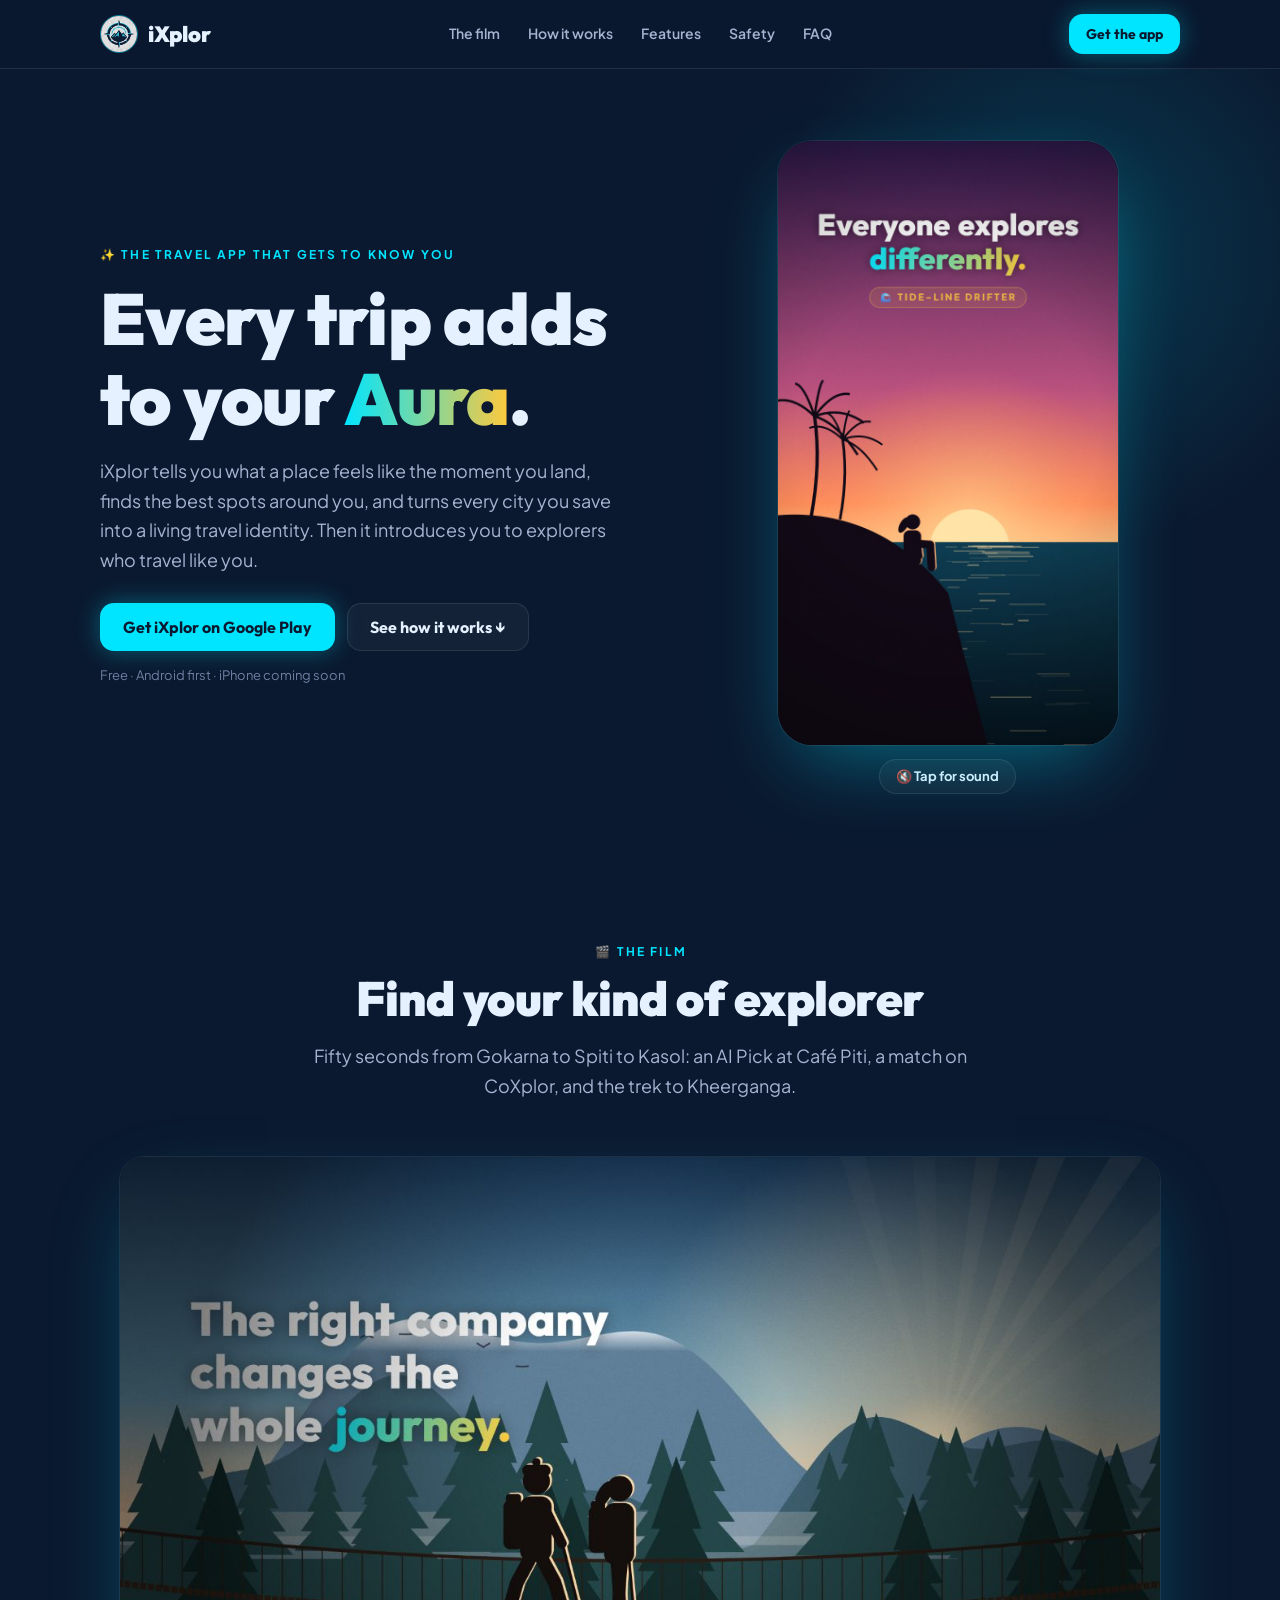
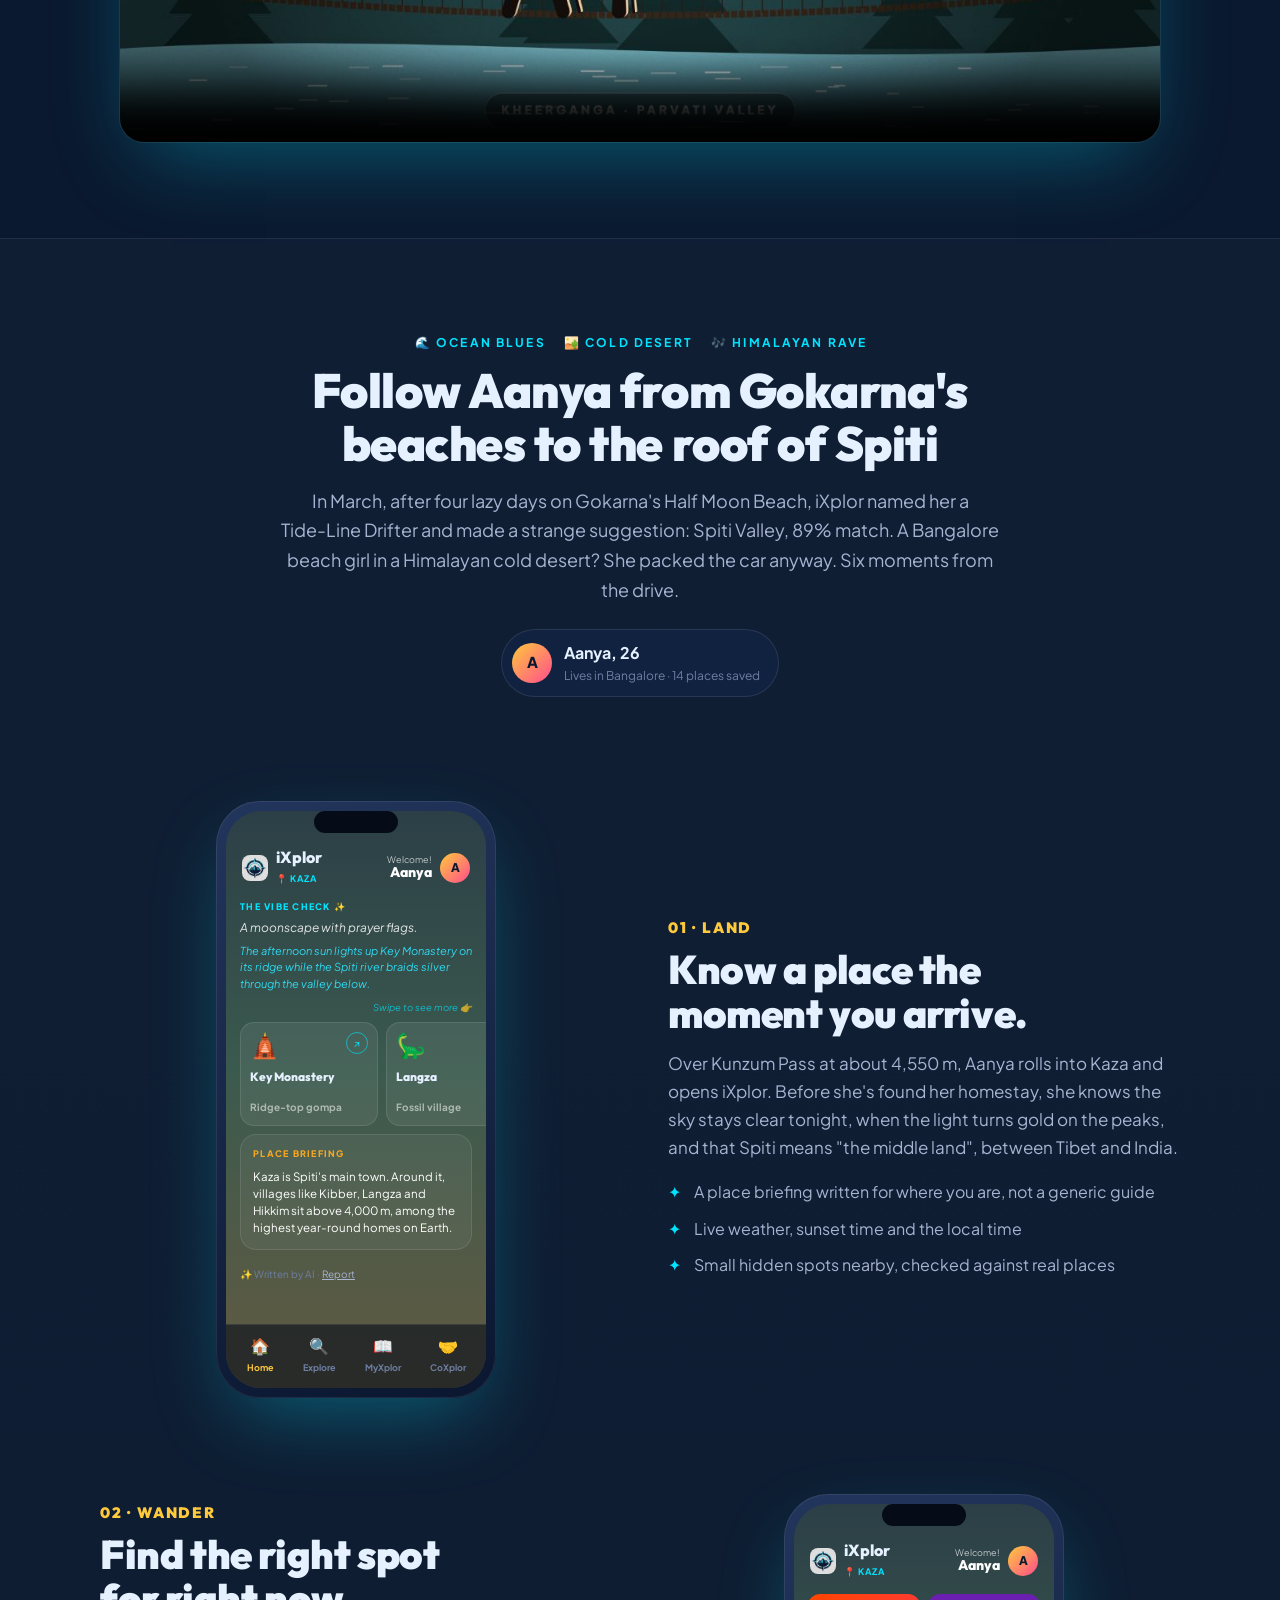
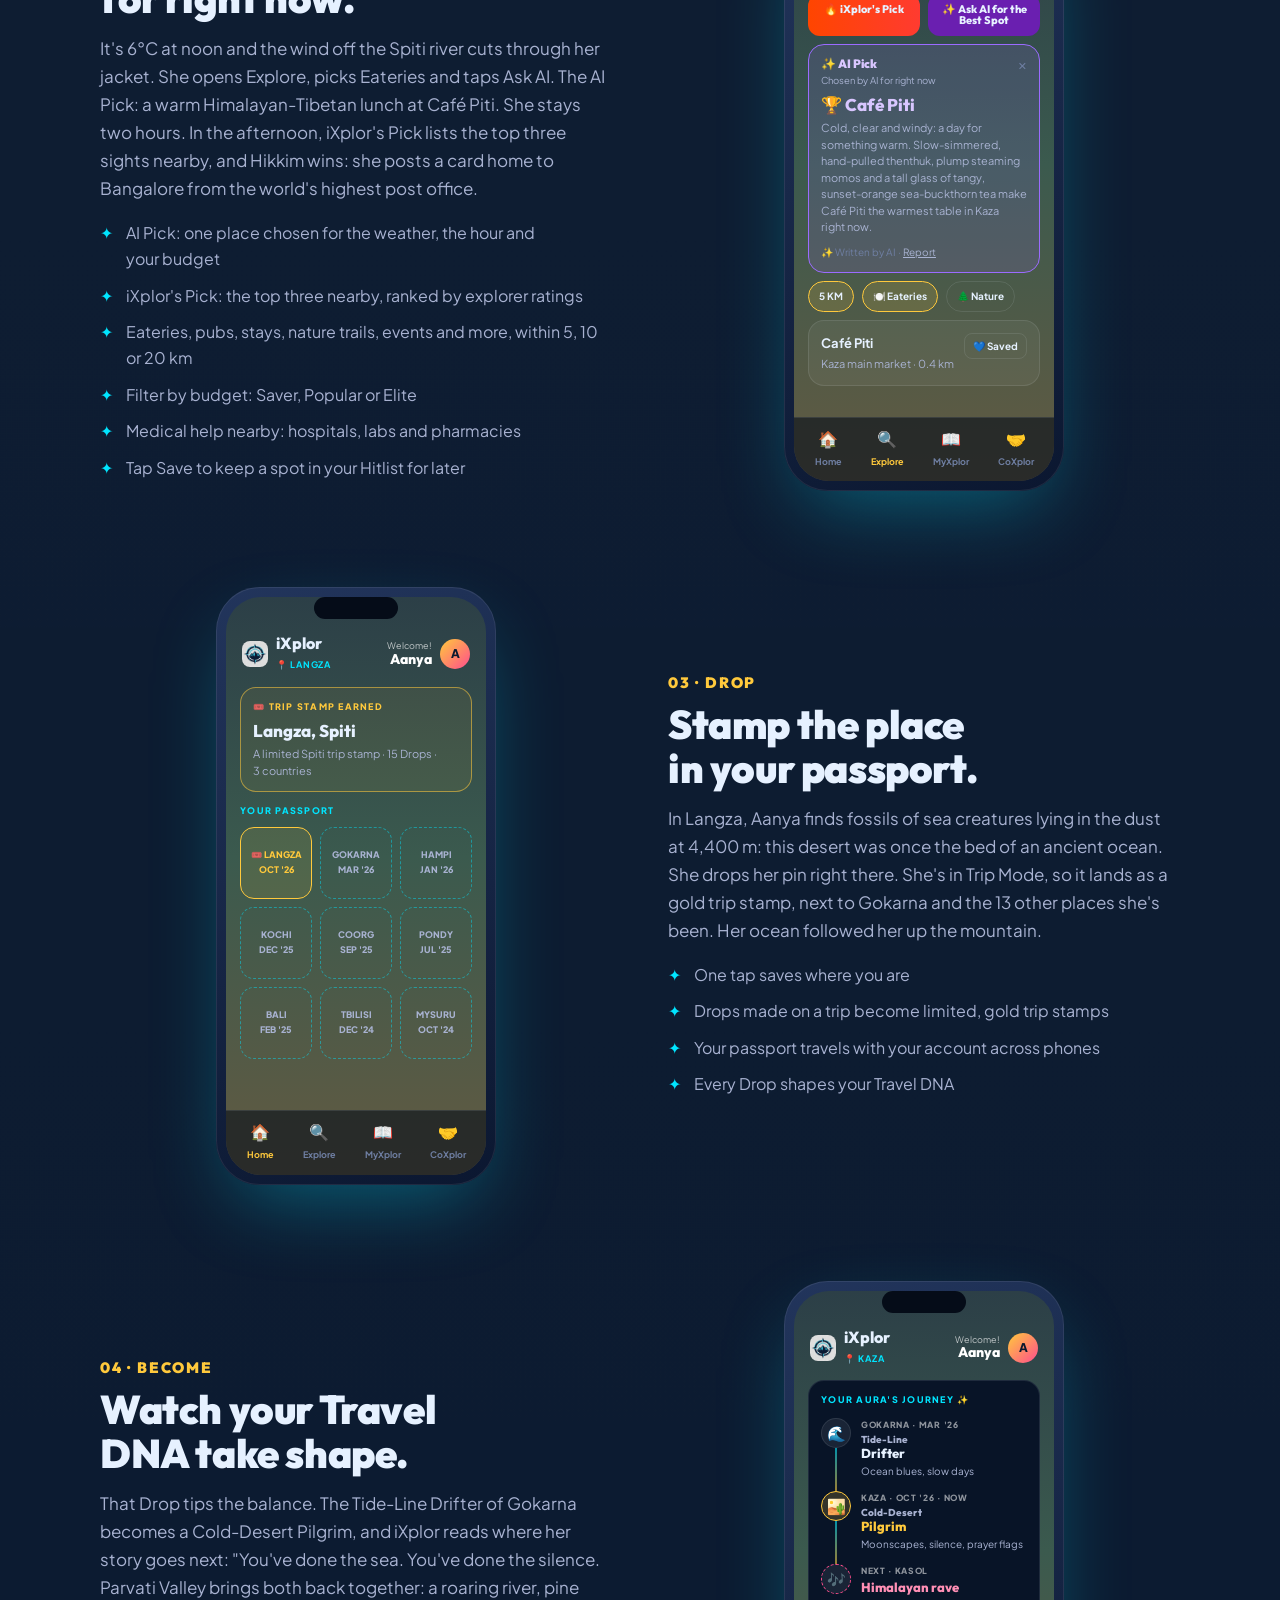
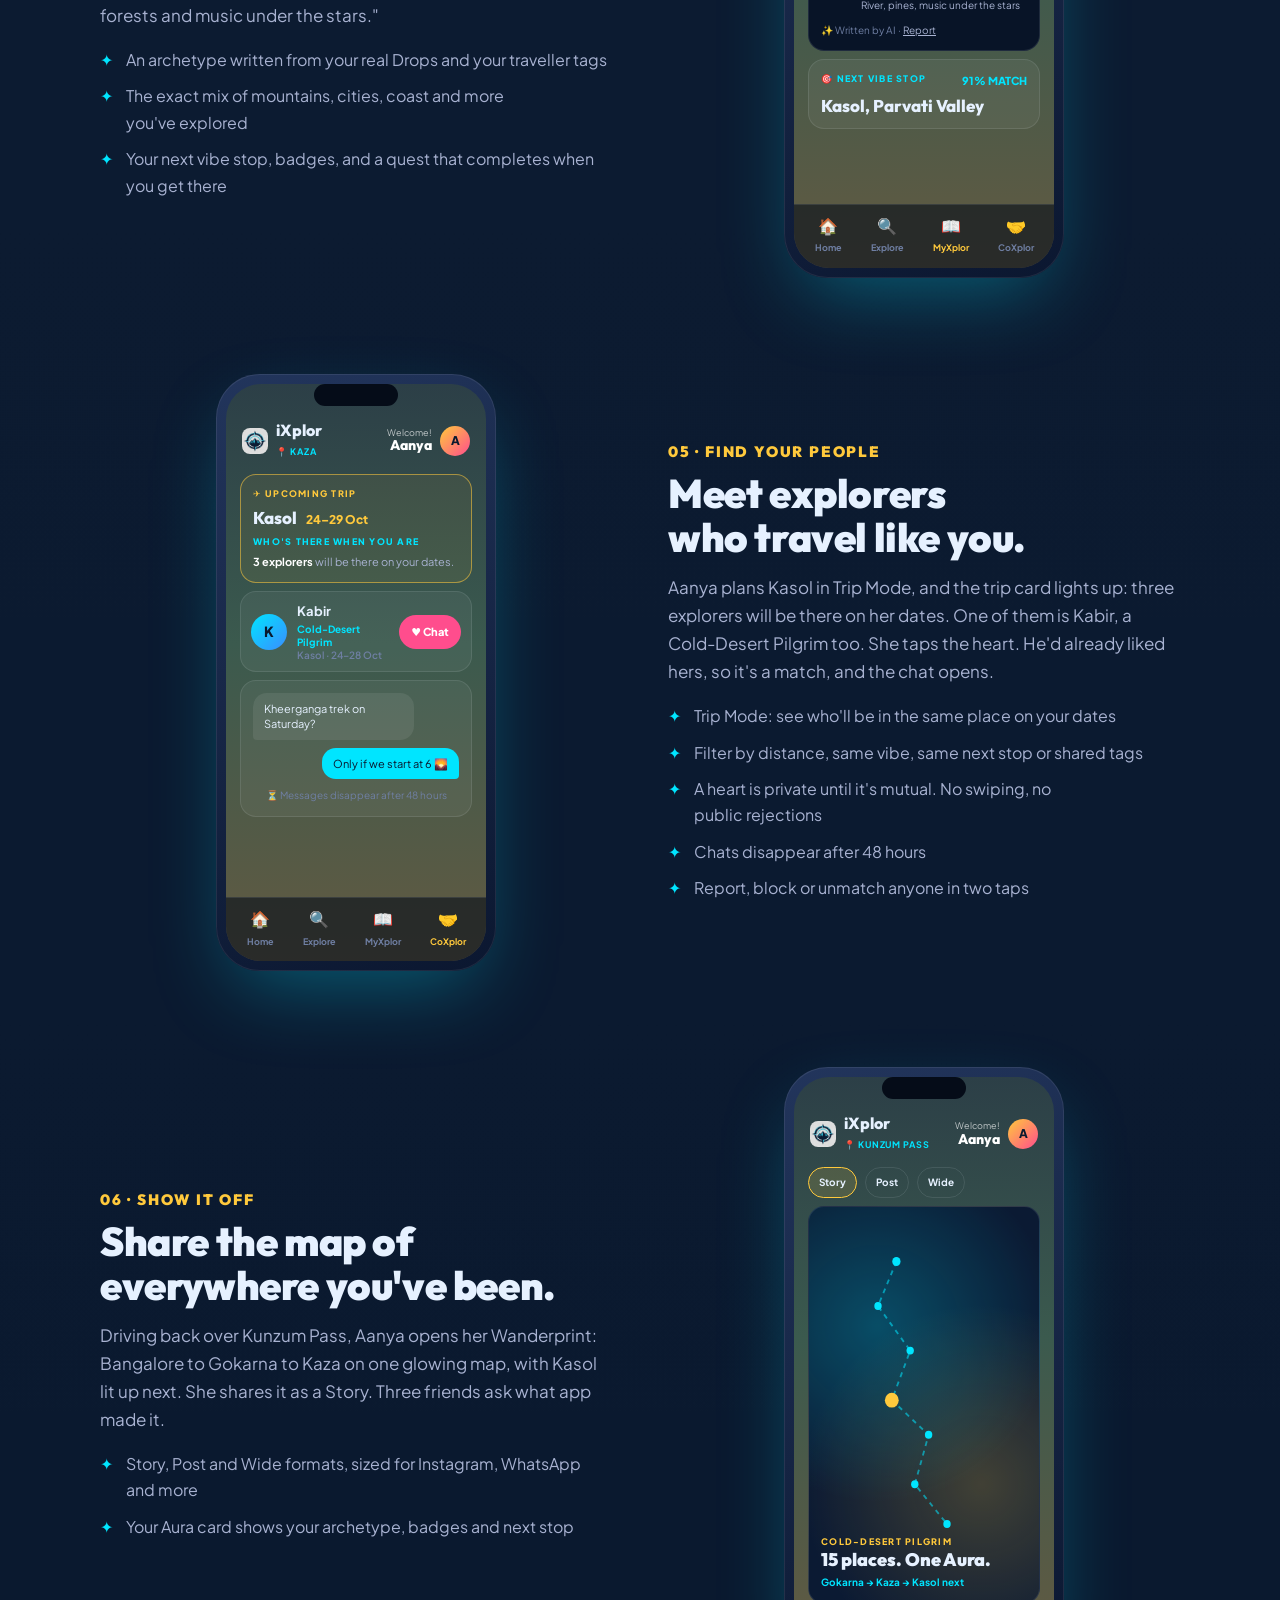
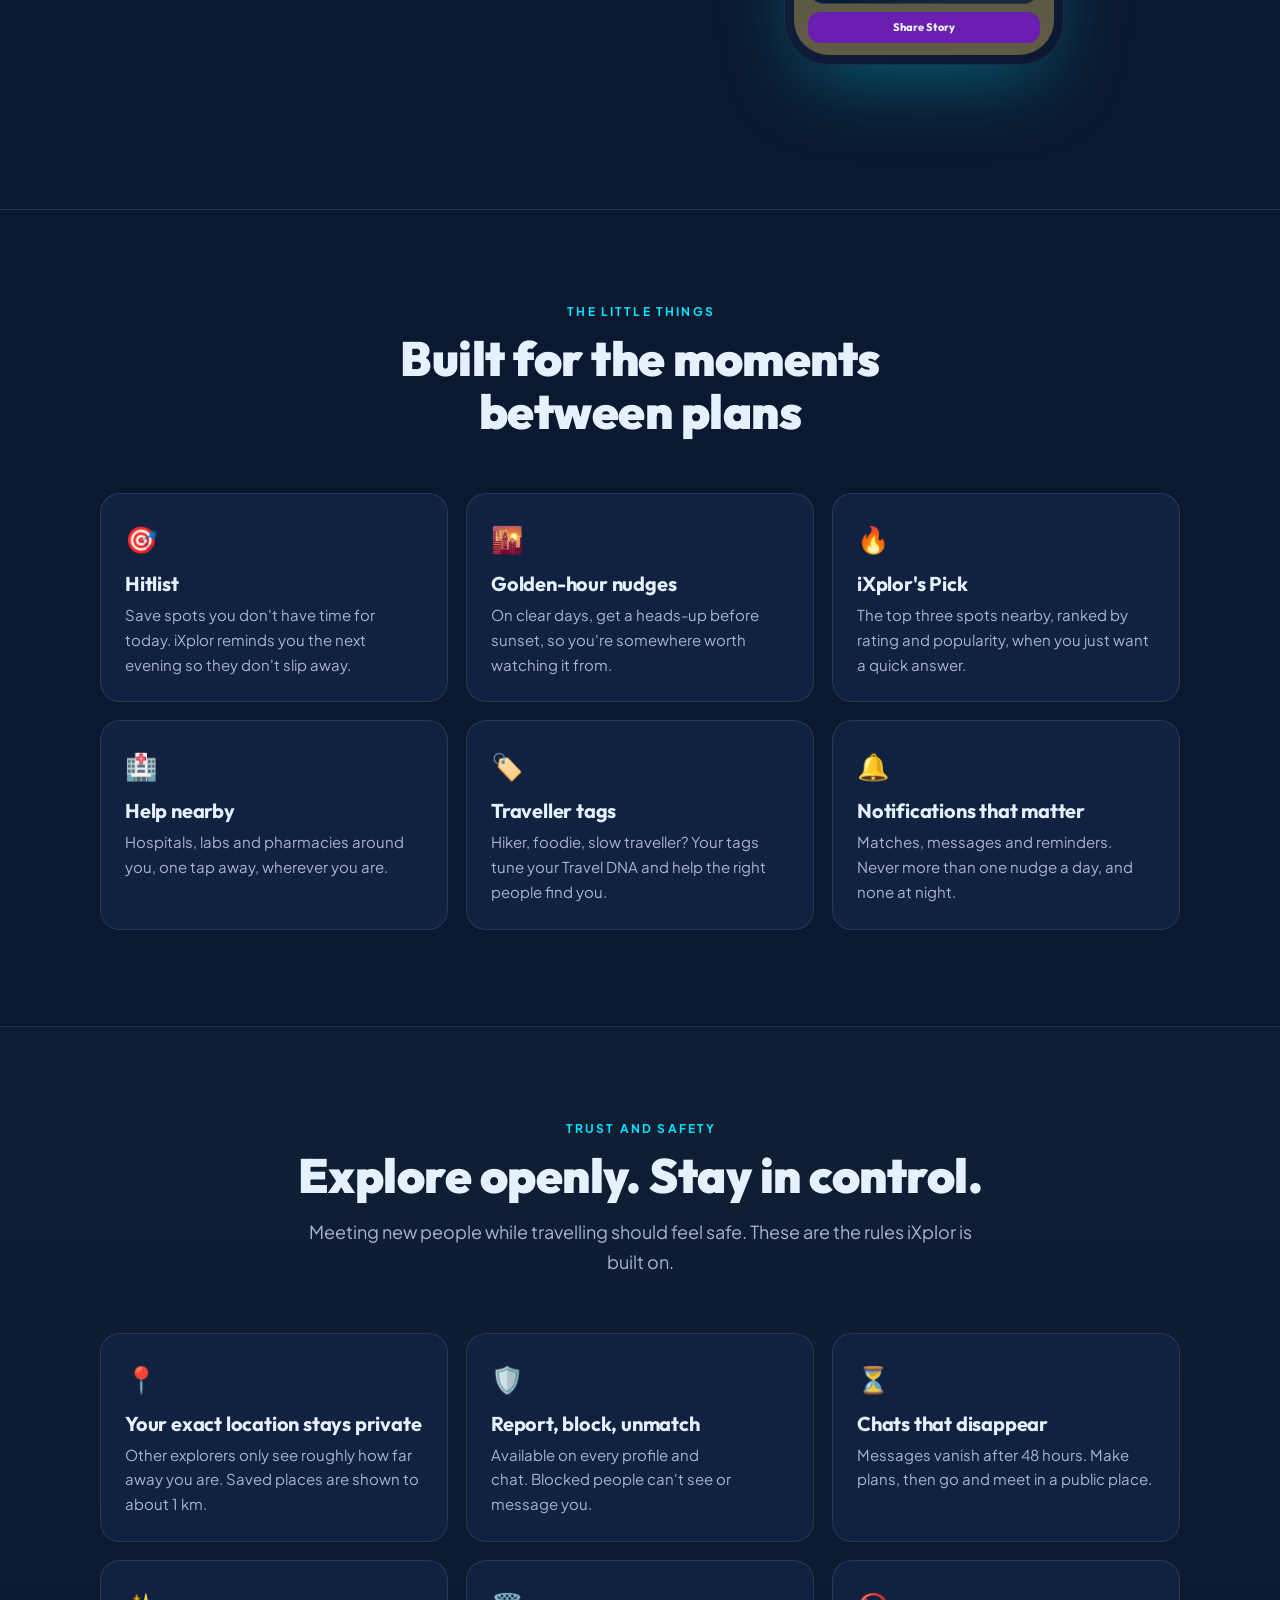
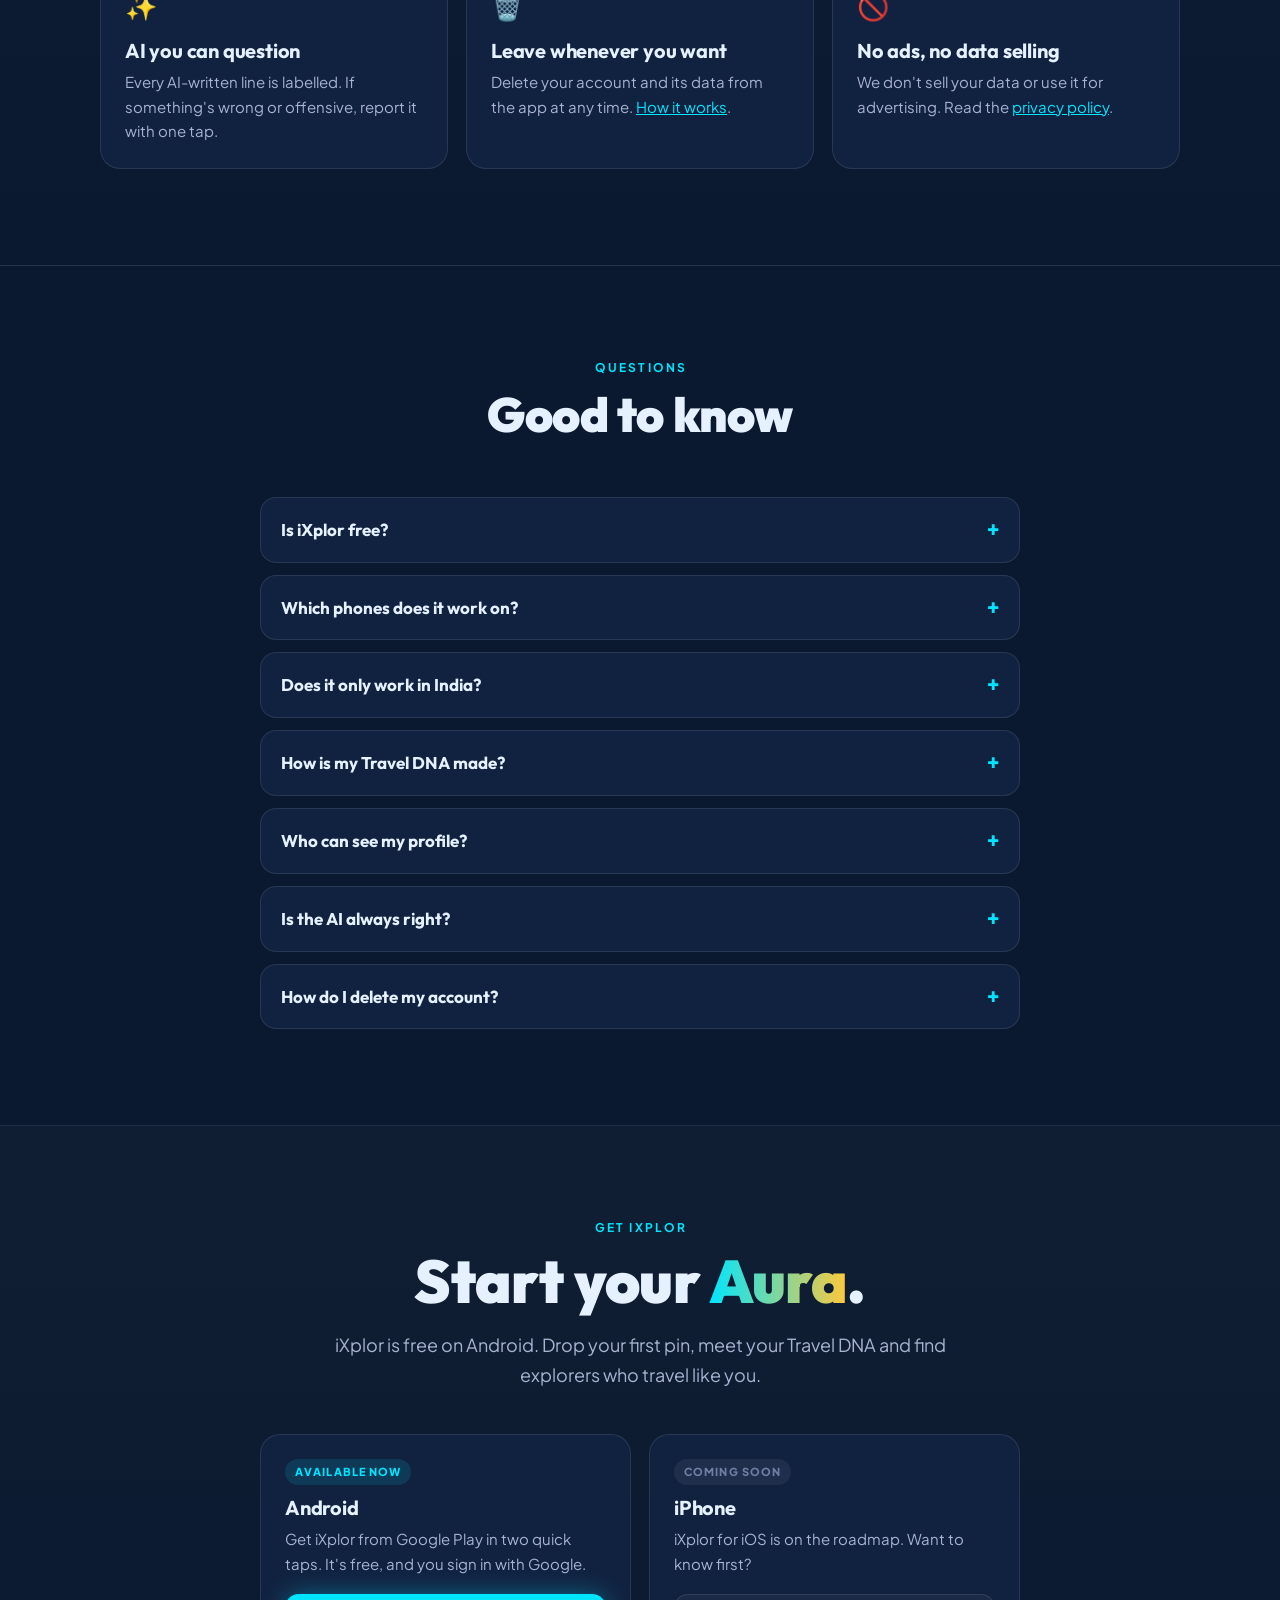
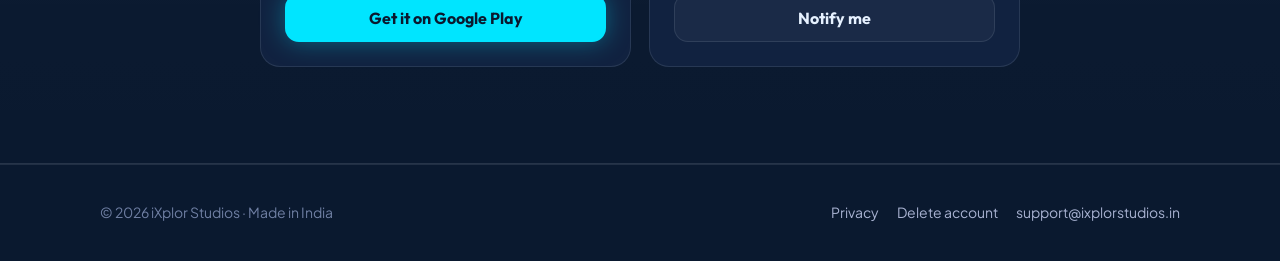
<file: index.html>
<!doctype html>
<html lang="en">
<head>
  <meta charset="utf-8">
  <meta name="viewport" content="width=device-width, initial-scale=1">
  <title>iXplor · Every trip adds to your Aura</title>
  <meta name="description" content="iXplor turns the places you go into a living travel identity, finds the best spots around you, and connects you with explorers who travel like you.">
  <meta property="og:title" content="iXplor · Every trip adds to your Aura">
  <meta property="og:description" content="Know a place the moment you land, build your Travel DNA, and meet explorers who travel like you.">
  <meta property="og:image" content="https://ixplorstudios.in/assets/og-image.jpg">
  <meta name="theme-color" content="#0A192F">
  <link rel="icon" type="image/png" sizes="32x32" href="assets/favicon-32.png">
  <link rel="apple-touch-icon" href="assets/apple-touch-icon.png">
  <link rel="preload" as="image" href="assets/logo-128.webp" type="image/webp">
  <link rel="preconnect" href="https://fonts.googleapis.com">
  <link rel="preconnect" href="https://fonts.gstatic.com" crossorigin>
  <link href="https://fonts.googleapis.com/css2?family=Outfit:wght@700;800;900&family=Plus+Jakarta+Sans:wght@400;600;700&display=swap" rel="stylesheet">
  <link rel="stylesheet" href="styles.css">
</head>
<body>

  <header class="nav">
    <div class="wrap">
      <a class="brand" href="#top"><img src="assets/logo-128.webp" alt="" width="38" height="38" fetchpriority="high"><span>iXplor</span></a>
      <nav class="nav-links" aria-label="Sections">
        <a href="#film">The film</a>
        <a href="#story">How it works</a>
        <a href="#features">Features</a>
        <a href="#safety">Safety</a>
        <a href="#faq">FAQ</a>
      </nav>
      <a class="btn btn-primary" href="#download">Get the app</a>
    </div>
  </header>

  <main id="top">

    <!-- HERO -->
    <section class="hero">
      <div class="wrap">
        <div>
          <div class="eyebrow">✨ The travel app that gets to know you</div>
          <h1>Every trip adds to your <span class="grad">Aura</span>.</h1>
          <p class="lead">iXplor tells you what a place feels like the moment you land, finds the best spots around you, and turns every city you save into a living travel identity. Then it introduces you to explorers who travel like you.</p>
          <div class="hero-ctas">
            <a class="btn btn-primary" href="join.html">Get iXplor on Google Play</a>
            <a class="btn btn-ghost" href="#story">See how it works ↓</a>
          </div>
          <p class="hero-note">Free · Android first · iPhone coming soon</p>
        </div>

        <div class="hero-media">
          <div class="hero-film">
            <video autoplay muted loop playsinline preload="metadata" poster="assets/film/ixplor-film-9x16-poster.jpg"
                   aria-label="iXplor film: Aanya travels from Gokarna to Spiti and Kasol, finds Café Piti with the AI Pick, matches with a fellow explorer on CoXplor, and treks to Kheerganga">
              <source src="assets/film/ixplor-film-9x16.mp4" type="video/mp4">
            </video>
          </div>
          <button class="film-sound" type="button" aria-pressed="false">🔇 Tap for sound</button>
        </div>
      </div>
    </section>

    <!-- FILM (16:9, larger screens) -->
    <section class="section film" id="film">
      <div class="wrap">
        <div class="section-head reveal">
          <div class="eyebrow">🎬 The film</div>
          <h2>Find your kind of explorer</h2>
          <p class="lead">Fifty seconds from Gokarna to Spiti to Kasol: an AI Pick at Café Piti, a match on CoXplor, and the trek to Kheerganga.</p>
        </div>
        <div class="film-frame reveal">
          <video controls playsinline preload="none" poster="assets/film/ixplor-film-16x9-poster.jpg">
            <source src="assets/film/ixplor-film-16x9.mp4" type="video/mp4">
          </video>
        </div>
      </div>
    </section>

    <!-- STORY -->
    <section class="section band" id="story">
      <div class="wrap">
        <div class="section-head reveal">
          <div class="eyebrow eyebrow-trail"><span>🌊 Ocean blues</span><span>🏜️ Cold desert</span><span>🎶 Himalayan rave</span></div>
          <h2>Follow Aanya from Gokarna's beaches to the roof of Spiti</h2>
          <p class="lead">In March, after four lazy days on Gokarna's Half Moon Beach, iXplor named her a <span class="nw">Tide-Line</span> Drifter and made a strange suggestion: Spiti Valley, 89% match. A Bangalore beach girl in a Himalayan cold desert? She packed the car anyway. Six moments from the drive.</p>
          <div class="persona"><div class="ui-avatar">A</div><div><b>Aanya, 26</b><small>Lives in Bangalore · 14 places saved</small></div></div>
        </div>

        <!-- 1. LAND -->
        <article class="chapter reveal">
          <div class="chapter-copy">
            <div class="chapter-num">01 · LAND</div>
            <h3>Know a place the moment you arrive.</h3>
            <p class="lead">Over Kunzum Pass at about 4,550 m, Aanya rolls into Kaza and opens iXplor. Before she's found her homestay, she knows the sky stays clear tonight, when the light turns gold on the peaks, and that Spiti means "the middle land", between Tibet and India.</p>
            <ul>
              <li>A place briefing written for where you are, not a generic guide</li>
              <li>Live weather, sunset time and the local time</li>
              <li>Small hidden spots nearby, checked against real places</li>
            </ul>
          </div>
          <div class="phone" aria-hidden="true">
            <div class="notch"></div>
            <div class="screen">
              <div class="ui-top"><div class="ui-logo"><i></i><div><b>iXplor</b><small>📍 KAZA</small></div></div><div class="ui-hello"><span>Welcome!<b>Aanya</b></span><div class="ui-avatar">A</div></div></div>
              <div class="ui-body">
                <div class="ui-vibe">
                  <div class="ui-label">The Vibe Check ✨</div>
                  <p class="ui-vibe-sum">A moonscape with prayer flags.</p>
                  <p class="ui-story">The afternoon sun lights up Key Monastery on its ridge while the Spiti river braids silver through the valley below.</p>
                  <div class="ui-swipe">Swipe to see more 👉</div>
                  <div class="ui-carousel">
                    <div class="ui-spot"><div class="ui-spot-top"><em>🛕</em><span>↗</span></div><b>Key Monastery</b><small><span class="nw">Ridge-top</span> gompa</small></div>
                    <div class="ui-spot"><div class="ui-spot-top"><em>🦕</em><span>↗</span></div><b>Langza</b><small>Fossil village</small></div>
                  </div>
                </div>
                <div class="ui-card">
                  <div class="ui-label gold">Place briefing</div>
                  <p class="ui-brief">Kaza is Spiti's main town. Around it, villages like Kibber, Langza and Hikkim sit above 4,000 m, among the highest <span class="nw">year-round</span> homes on Earth.</p>
                </div>
                <div class="ui-ai">✨ Written by AI · <u>Report</u></div>
              </div>
              <div class="ui-tabs"><span class="on" data-i="🏠">Home</span><span data-i="🔍">Explore</span><span data-i="📖">MyXplor</span><span data-i="🤝">CoXplor</span></div>
            </div>
          </div>
        </article>

        <!-- 2. WANDER -->
        <article class="chapter reveal">
          <div class="chapter-copy">
            <div class="chapter-num">02 · WANDER</div>
            <h3>Find the right spot for right now.</h3>
            <p class="lead">It's 6°C at noon and the wind off the Spiti river cuts through her jacket. She opens Explore, picks Eateries and taps Ask AI. The AI Pick: a warm <span class="nw">Himalayan-Tibetan</span> lunch at Café Piti. She stays two hours. In the afternoon, iXplor's Pick lists the top three sights nearby, and Hikkim wins: she posts a card home to Bangalore from the world's highest post office.</p>
            <ul>
              <li>AI Pick: one place chosen for the weather, the hour and your budget</li>
              <li>iXplor's Pick: the top three nearby, ranked by explorer ratings</li>
              <li>Eateries, pubs, stays, nature trails, events and more, within 5, 10 or 20 km</li>
              <li>Filter by budget: Saver, Popular or Elite</li>
              <li>Medical help nearby: hospitals, labs and pharmacies</li>
              <li>Tap Save to keep a spot in your Hitlist for later</li>
            </ul>
          </div>
          <div class="phone" aria-hidden="true">
            <div class="notch"></div>
            <div class="screen">
              <div class="ui-top"><div class="ui-logo"><i></i><div><b>iXplor</b><small>📍 KAZA</small></div></div><div class="ui-hello"><span>Welcome!<b>Aanya</b></span><div class="ui-avatar">A</div></div></div>
              <div class="ui-body">
                <div class="ui-btns"><span class="orange">🔥 iXplor's Pick</span><span class="purple">✨ Ask AI for the Best Spot</span></div>
                <div class="ui-card ui-pick">
                  <div class="ui-pick-head"><div><b>✨ AI Pick</b><small>Chosen by AI for right now</small></div><span>✕</span></div>
                  <div class="ui-title">🏆 Café Piti</div>
                  <p class="ui-text">Cold, clear and windy: a day for something warm. <span class="nw">Slow-simmered</span>, <span class="nw">hand-pulled</span> thenthuk, plump steaming momos and a tall glass of tangy, <span class="nw">sunset-orange</span> <span class="nw">sea-buckthorn</span> tea make Café Piti the warmest table in Kaza right now.</p>
                  <div class="ui-ai">✨ Written by AI · <u>Report</u></div>
                </div>
                <div class="ui-row"><span class="ui-chip on">5 KM</span><span class="ui-chip on">🍽️ Eateries</span><span class="ui-chip">🌲 Nature</span></div>
                <div class="ui-card ui-place"><div><b>Café Piti</b><div class="ui-text" style="margin-top:2px">Kaza main market · 0.4 km</div></div><span class="ui-save">💙 Saved</span></div>
              </div>
              <div class="ui-tabs"><span data-i="🏠">Home</span><span class="on" data-i="🔍">Explore</span><span data-i="📖">MyXplor</span><span data-i="🤝">CoXplor</span></div>
            </div>
          </div>
        </article>

        <!-- 3. DROP -->
        <article class="chapter reveal">
          <div class="chapter-copy">
            <div class="chapter-num">03 · DROP</div>
            <h3>Stamp the place in your passport.</h3>
            <p class="lead">In Langza, Aanya finds fossils of sea creatures lying in the dust at 4,400 m: this desert was once the bed of an ancient ocean. She drops her pin right there. She's in Trip Mode, so it lands as a gold trip stamp, next to Gokarna and the 13 other places she's been. Her ocean followed her up the mountain.</p>
            <ul>
              <li>One tap saves where you are</li>
              <li>Drops made on a trip become limited, gold trip stamps</li>
              <li>Your passport travels with your account across phones</li>
              <li>Every Drop shapes your Travel DNA</li>
            </ul>
          </div>
          <div class="phone" aria-hidden="true">
            <div class="notch"></div>
            <div class="screen">
              <div class="ui-top"><div class="ui-logo"><i></i><div><b>iXplor</b><small>📍 LANGZA</small></div></div><div class="ui-hello"><span>Welcome!<b>Aanya</b></span><div class="ui-avatar">A</div></div></div>
              <div class="ui-body">
                <div class="ui-card ui-trip">
                  <div class="ui-label">🎟️ Trip stamp earned</div>
                  <div class="ui-title">Langza, Spiti</div>
                  <p class="ui-text">A limited Spiti trip stamp · 15 Drops · 3 countries</p>
                </div>
                <div class="ui-label" style="margin-top:4px">Your passport</div>
                <div class="ui-stamp">
                  <span class="new">🎟️ LANGZA<br>OCT '26</span>
                  <span>GOKARNA<br>MAR '26</span>
                  <span>HAMPI<br>JAN '26</span>
                  <span>KOCHI<br>DEC '25</span>
                  <span>COORG<br>SEP '25</span>
                  <span>PONDY<br>JUL '25</span>
                  <span>BALI<br>FEB '25</span>
                  <span>TBILISI<br>DEC '24</span>
                  <span>MYSURU<br>OCT '24</span>
                </div>
              </div>
              <div class="ui-tabs"><span class="on" data-i="🏠">Home</span><span data-i="🔍">Explore</span><span data-i="📖">MyXplor</span><span data-i="🤝">CoXplor</span></div>
            </div>
          </div>
        </article>

        <!-- 4. BECOME -->
        <article class="chapter reveal">
          <div class="chapter-copy">
            <div class="chapter-num">04 · BECOME</div>
            <h3>Watch your Travel DNA take shape.</h3>
            <p class="lead">That Drop tips the balance. The <span class="nw">Tide-Line</span> Drifter of Gokarna becomes a <span class="nw">Cold-Desert</span> Pilgrim, and iXplor reads where her story goes next: "You've done the sea. You've done the silence. Parvati Valley brings both back together: a roaring river, pine forests and music under the stars."</p>
            <ul>
              <li>An archetype written from your real Drops and your traveller tags</li>
              <li>The exact mix of mountains, cities, coast and more you've explored</li>
              <li>Your next vibe stop, badges, and a quest that completes when you get there</li>
            </ul>
          </div>
          <div class="phone" aria-hidden="true">
            <div class="notch"></div>
            <div class="screen">
              <div class="ui-top"><div class="ui-logo"><i></i><div><b>iXplor</b><small>📍 KAZA</small></div></div><div class="ui-hello"><span>Welcome!<b>Aanya</b></span><div class="ui-avatar">A</div></div></div>
              <div class="ui-body">
                <div class="ui-card" style="background:#081427">
                  <div class="ui-label">Your Aura's journey ✨</div>
                  <div class="ui-arc">
                    <div class="ui-arc-step"><em>🌊</em><div><small>Gokarna · Mar '26</small><b><span class="nw">Tide-Line</span> Drifter</b><span>Ocean blues, slow days</span></div></div>
                    <div class="ui-arc-step now"><em>🏜️</em><div><small>Kaza · Oct '26 · now</small><b><span class="nw">Cold-Desert</span> Pilgrim</b><span>Moonscapes, silence, prayer flags</span></div></div>
                    <div class="ui-arc-step next"><em>🎶</em><div><small>Next · Kasol</small><b>Himalayan rave</b><span>River, pines, music under the stars</span></div></div>
                  </div>
                  <div class="ui-ai">✨ Written by AI · <u>Report</u></div>
                </div>
                <div class="ui-card">
                  <div class="ui-row" style="justify-content:space-between"><span class="ui-label">🎯 Next vibe stop</span><span class="ui-match">91% MATCH</span></div>
                  <div class="ui-title">Kasol, Parvati Valley</div>
                </div>
              </div>
              <div class="ui-tabs"><span data-i="🏠">Home</span><span data-i="🔍">Explore</span><span class="on" data-i="📖">MyXplor</span><span data-i="🤝">CoXplor</span></div>
            </div>
          </div>
        </article>

        <!-- 5. FIND YOUR PEOPLE -->
        <article class="chapter reveal">
          <div class="chapter-copy">
            <div class="chapter-num">05 · FIND YOUR PEOPLE</div>
            <h3>Meet explorers who travel like you.</h3>
            <p class="lead">Aanya plans Kasol in Trip Mode, and the trip card lights up: three explorers will be there on her dates. One of them is Kabir, a <span class="nw">Cold-Desert</span> Pilgrim too. She taps the heart. He'd already liked hers, so it's a match, and the chat opens.</p>
            <ul>
              <li>Trip Mode: see who'll be in the same place on your dates</li>
              <li>Filter by distance, same vibe, same next stop or shared tags</li>
              <li>A heart is private until it's mutual. No swiping, no public rejections</li>
              <li>Chats disappear after 48 hours</li>
              <li>Report, block or unmatch anyone in two taps</li>
            </ul>
          </div>
          <div class="phone" aria-hidden="true">
            <div class="notch"></div>
            <div class="screen">
              <div class="ui-top"><div class="ui-logo"><i></i><div><b>iXplor</b><small>📍 KAZA</small></div></div><div class="ui-hello"><span>Welcome!<b>Aanya</b></span><div class="ui-avatar">A</div></div></div>
              <div class="ui-body">
                <div class="ui-card ui-trip">
                  <div class="ui-label">✈️ Upcoming trip</div>
                  <div class="ui-title">Kasol <span class="ui-trip-dates">24–29 Oct</span></div>
                  <div class="ui-label" style="margin-top:8px;color:var(--teal)">Who's there when you are</div>
                  <p class="ui-text" style="margin-top:4px"><b style="color:#fff">3 explorers</b> will be there on your dates.</p>
                </div>
                <div class="ui-card ui-person"><div class="ui-avatar" style="background:linear-gradient(135deg,#00E5FF,#3A8DFF)">K</div><div><b>Kabir</b><small><span class="nw">Cold-Desert</span> Pilgrim</small><small>Kasol · 24–28 Oct</small></div><span class="ui-chatbtn">♥ Chat</span></div>
                <div class="ui-card" style="display:flex;flex-direction:column;gap:8px">
                  <div class="ui-bubble them">Kheerganga trek on Saturday?</div>
                  <div class="ui-bubble me">Only if we start at 6 🌄</div>
                  <div class="ui-vanish">⏳ Messages disappear after 48 hours</div>
                </div>
              </div>
              <div class="ui-tabs"><span data-i="🏠">Home</span><span data-i="🔍">Explore</span><span data-i="📖">MyXplor</span><span class="on" data-i="🤝">CoXplor</span></div>
            </div>
          </div>
        </article>

        <!-- 6. SHOW IT OFF -->
        <article class="chapter reveal">
          <div class="chapter-copy">
            <div class="chapter-num">06 · SHOW IT OFF</div>
            <h3>Share the map of everywhere you've been.</h3>
            <p class="lead">Driving back over Kunzum Pass, Aanya opens her Wanderprint: Bangalore to Gokarna to Kaza on one glowing map, with Kasol lit up next. She shares it as a Story. Three friends ask what app made it.</p>
            <ul>
              <li>Story, Post and Wide formats, sized for Instagram, WhatsApp and more</li>
              <li>Your Aura card shows your archetype, badges and next stop</li>
            </ul>
          </div>
          <div class="phone" aria-hidden="true">
            <div class="notch"></div>
            <div class="screen">
              <div class="ui-top"><div class="ui-logo"><i></i><div><b>iXplor</b><small>📍 KUNZUM PASS</small></div></div><div class="ui-hello"><span>Welcome!<b>Aanya</b></span><div class="ui-avatar">A</div></div></div>
              <div class="ui-body" style="padding-bottom:12px">
                <div class="ui-row"><span class="ui-chip on">Story</span><span class="ui-chip">Post</span><span class="ui-chip">Wide</span></div>
                <div class="ui-print">
                  <svg viewBox="0 0 100 160" preserveAspectRatio="none" aria-hidden="true">
                    <polyline points="38,22 30,40 44,58 36,78 52,92 46,112 60,128" fill="none" stroke="rgba(0,229,255,.55)" stroke-width="0.8" stroke-dasharray="2 2"/>
                    <g fill="#00E5FF"><circle cx="38" cy="22" r="1.8"/><circle cx="30" cy="40" r="1.6"/><circle cx="44" cy="58" r="1.6"/><circle cx="52" cy="92" r="1.6"/><circle cx="46" cy="112" r="1.6"/><circle cx="60" cy="128" r="1.6"/></g>
                    <circle cx="36" cy="78" r="3" fill="#FFC93C"/>
                  </svg>
                  <div class="cap"><span class="ui-label" style="color:#FFC93C"><span class="nw">Cold-Desert</span> Pilgrim</span><b>15 places. One Aura.</b><small class="ui-route">Gokarna → Kaza → Kasol next</small></div>
                </div>
                <div class="ui-btns"><span class="purple">Share Story</span></div>
              </div>
            </div>
          </div>
        </article>
      </div>
    </section>

    <!-- FEATURES -->
    <section class="section" id="features">
      <div class="wrap">
        <div class="section-head reveal">
          <div class="eyebrow">The little things</div>
          <h2>Built for the moments between plans</h2>
        </div>
        <div class="grid">
          <div class="tile reveal"><div class="icon">🎯</div><h3>Hitlist</h3><p>Save spots you don't have time for today. iXplor reminds you the next evening so they don't slip away.</p></div>
          <div class="tile reveal"><div class="icon">🌇</div><h3><span class="nw">Golden-hour</span> nudges</h3><p>On clear days, get a <span class="nw">heads-up</span> before sunset, so you're somewhere worth watching it from.</p></div>
          <div class="tile reveal"><div class="icon">🔥</div><h3>iXplor's Pick</h3><p>The top three spots nearby, ranked by rating and popularity, when you just want a quick answer.</p></div>
          <div class="tile reveal"><div class="icon">🏥</div><h3>Help nearby</h3><p>Hospitals, labs and pharmacies around you, one tap away, wherever you are.</p></div>
          <div class="tile reveal"><div class="icon">🏷️</div><h3>Traveller tags</h3><p>Hiker, foodie, slow traveller? Your tags tune your Travel DNA and help the right people find you.</p></div>
          <div class="tile reveal"><div class="icon">🔔</div><h3>Notifications that matter</h3><p>Matches, messages and reminders. Never more than one nudge a day, and none at night.</p></div>
        </div>
      </div>
    </section>

    <!-- SAFETY -->
    <section class="section band" id="safety">
      <div class="wrap">
        <div class="section-head reveal">
          <div class="eyebrow">Trust and safety</div>
          <h2>Explore openly. Stay in control.</h2>
          <p class="lead">Meeting new people while travelling should feel safe. These are the rules iXplor is built on.</p>
        </div>
        <div class="grid">
          <div class="tile reveal"><div class="icon">📍</div><h3>Your exact location stays private</h3><p>Other explorers only see roughly how far away you are. Saved places are shown to about 1 km.</p></div>
          <div class="tile reveal"><div class="icon">🛡️</div><h3>Report, block, unmatch</h3><p>Available on every profile and chat. Blocked people can't see or message you.</p></div>
          <div class="tile reveal"><div class="icon">⏳</div><h3>Chats that disappear</h3><p>Messages vanish after 48 hours. Make plans, then go and meet in a public place.</p></div>
          <div class="tile reveal"><div class="icon">✨</div><h3>AI you can question</h3><p>Every <span class="nw">AI-written</span> line is labelled. If something's wrong or offensive, report it with one tap.</p></div>
          <div class="tile reveal"><div class="icon">🗑️</div><h3>Leave whenever you want</h3><p>Delete your account and its data from the app at any time. <a href="delete-account.html">How it works</a>.</p></div>
          <div class="tile reveal"><div class="icon">🚫</div><h3>No ads, no data selling</h3><p>We don't sell your data or use it for advertising. Read the <a href="privacy.html">privacy policy</a>.</p></div>
        </div>
      </div>
    </section>

    <!-- FAQ -->
    <section class="section" id="faq">
      <div class="wrap">
        <div class="section-head reveal">
          <div class="eyebrow">Questions</div>
          <h2>Good to know</h2>
        </div>
        <div class="faq reveal">
          <details><summary>Is iXplor free?</summary><p>Yes. iXplor is free to download and use.</p></details>
          <details><summary>Which phones does it work on?</summary><p>Android phones today: get iXplor from Google Play under <a href="#download">Get the app</a>. An iPhone version is on the way. Leave your email there and we'll tell you when it's ready.</p></details>
          <details><summary>Does it only work in India?</summary><p>iXplor is built in India and tuned for Indian cities first, but place briefings, nearby search and Drops work anywhere you travel.</p></details>
          <details><summary>How is my Travel DNA made?</summary><p>From the places you save as Drops and the traveller tags you pick. AI turns that into your archetype, your vibe and a suggested next stop. The landscape mix is counted directly from your Drops.</p></details>
          <details><summary>Who can see my profile?</summary><p>Other explorers in CoXplor see your name, photo, bio, tags, Travel DNA, your Drops (shown to about 1 km) and roughly how far away you are. Never your email or exact location.</p></details>
          <details><summary>Is the AI always right?</summary><p>No. AI can get details wrong, so <span class="nw">double-check</span> opening hours and facts before you go. If something looks wrong or offensive, tap Report under it and we'll review it.</p></details>
          <details><summary>How do I delete my account?</summary><p>In the app: MyXplor → Edit Passport → Delete account. Or follow the steps on the <a href="delete-account.html">delete account page</a>.</p></details>
        </div>
      </div>
    </section>

    <!-- DOWNLOAD -->
    <section class="section band download" id="download">
      <div class="wrap">
        <div class="reveal">
          <div class="eyebrow">Get iXplor</div>
          <h2>Start your <span class="grad">Aura</span>.</h2>
          <p class="lead" style="max-width:620px;margin:16px auto 0">iXplor is free on Android. Drop your first pin, meet your Travel DNA and find explorers who travel like you.</p>
        </div>
        <div class="dl-cards two">
          <div class="tile reveal">
            <span class="badge">Available now</span>
            <h3>Android</h3>
            <p>Get iXplor from Google Play in two quick taps. It's free, and you sign in with Google.</p>
            <a class="btn btn-primary" href="join.html">Get it on Google Play</a>
          </div>
          <div class="tile reveal">
            <span class="badge soon">Coming soon</span>
            <h3>iPhone</h3>
            <p>iXplor for iOS is on the roadmap. Want to know first?</p>
            <a class="btn btn-ghost" href="mailto:support@ixplorstudios.in?subject=Tell%20me%20when%20iXplor%20is%20on%20iPhone">Notify me</a>
          </div>
        </div>
      </div>
    </section>
  </main>

  <footer class="footer">
    <div class="wrap">
      <span>© 2026 iXplor Studios · Made in India</span>
      <nav><a href="privacy.html">Privacy</a><a href="delete-account.html">Delete account</a><a href="mailto:support@ixplorstudios.in">support@ixplorstudios.in</a></nav>
    </div>
  </footer>

  <script>
    // The hero phone scrolls through the full Home feed. Measure how far.
    (function () {
      function measure() {
        document.querySelectorAll('.ui-feed-window').forEach(function (win) {
          var feed = win.querySelector('.ui-feed');
          var distance = Math.max(0, feed.scrollHeight - win.clientHeight);
          feed.style.setProperty('--feed-distance', distance + 'px');
        });
      }
      measure();
      window.addEventListener('load', measure);
      window.addEventListener('resize', measure);
    })();

    // The hero film: muted autoplay loop. It pauses off-screen, and doesn't
    // autoplay with Data Saver or reduced motion (the poster shows instead).
    (function () {
      var v = document.querySelector('.hero-film video');
      if (!v) return;
      var btn = document.querySelector('.film-sound');
      var lite = (navigator.connection && navigator.connection.saveData) || window.matchMedia('(prefers-reduced-motion: reduce)').matches;
      if (lite) { v.removeAttribute('autoplay'); v.pause(); v.controls = true; btn.hidden = true; return; }
      btn.addEventListener('click', function () {
        v.muted = !v.muted;
        if (!v.muted) v.play().catch(function () {});
        btn.textContent = v.muted ? '🔇 Tap for sound' : '🔊 Sound on';
        btn.setAttribute('aria-pressed', String(!v.muted));
      });
      if ('IntersectionObserver' in window) {
        new IntersectionObserver(function (entries) {
          entries.forEach(function (e) { if (e.isIntersecting) v.play().catch(function () {}); else v.pause(); });
        }, { threshold: 0.2 }).observe(v);
      }
    })();

    // Only one film plays at a time.
    document.querySelectorAll('video').forEach(function (vid) {
      vid.addEventListener('play', function () {
        document.querySelectorAll('video').forEach(function (other) { if (other !== vid && !other.muted) other.pause(); });
        if (vid.closest('.film-frame')) { var hero = document.querySelector('.hero-film video'); if (hero) hero.pause(); }
      });
    });

    // Fade sections in as they scroll into view. Without JS (or with reduced
    // motion) everything is simply visible.
    (function () {
      var items = document.querySelectorAll('.reveal');
      if (!('IntersectionObserver' in window) || window.matchMedia('(prefers-reduced-motion: reduce)').matches) {
        items.forEach(function (el) { el.classList.add('in'); });
        return;
      }
      var io = new IntersectionObserver(function (entries) {
        entries.forEach(function (e) {
          if (e.isIntersecting) { e.target.classList.add('in'); io.unobserve(e.target); }
        });
      }, { threshold: 0.12, rootMargin: '0px 0px -40px 0px' });
      items.forEach(function (el) { io.observe(el); });
    })();
  </script>
</body>
</html>
</file>
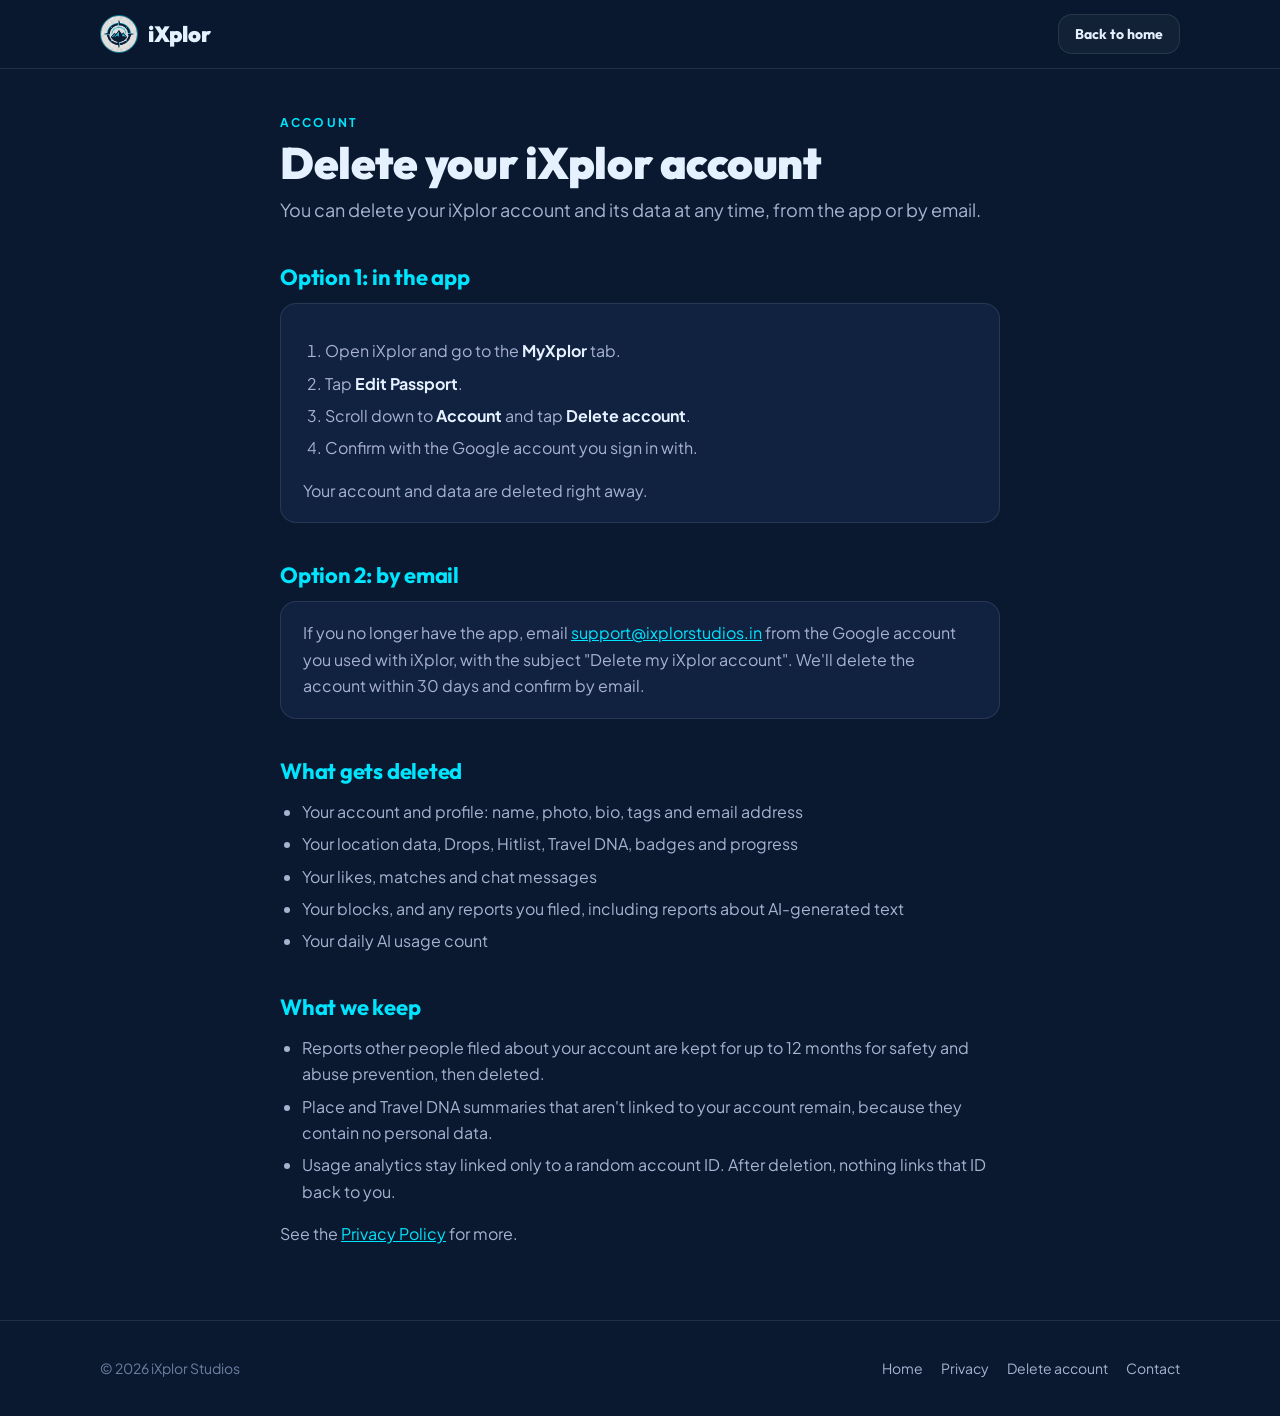
<file: delete-account.html>
<!doctype html>
<html lang="en">
<head>
  <meta charset="utf-8">
  <meta name="viewport" content="width=device-width, initial-scale=1">
  <title>Delete your account · iXplor</title>
  <meta name="description" content="How to delete your iXplor account and which data is deleted.">
  <link rel="icon" type="image/png" sizes="32x32" href="assets/favicon-32.png">
  <link rel="apple-touch-icon" href="assets/apple-touch-icon.png">
  <link rel="preload" as="image" href="assets/logo-128.webp" type="image/webp">
  <link rel="preconnect" href="https://fonts.googleapis.com">
  <link rel="preconnect" href="https://fonts.gstatic.com" crossorigin>
  <link href="https://fonts.googleapis.com/css2?family=Outfit:wght@700;800;900&family=Plus+Jakarta+Sans:wght@400;600;700&display=swap" rel="stylesheet">
  <link rel="stylesheet" href="styles.css">
</head>
<body>
  <header class="nav">
    <div class="wrap">
      <a class="brand" href="./"><img src="assets/logo-128.webp" alt="" width="38" height="38" fetchpriority="high"><span>iXplor</span></a>
      <a class="btn btn-ghost" href="./">Back to home</a>
    </div>
  </header>

  <main class="doc">
    <div class="eyebrow">Account</div>
    <h1>Delete your iXplor account</h1>
    <p class="lead">You can delete your iXplor account and its data at any time, from the app or by email.</p>

    <h2>Option 1: in the app</h2>
    <div class="card">
      <ol>
        <li>Open iXplor and go to the <strong>MyXplor</strong> tab.</li>
        <li>Tap <strong>Edit Passport</strong>.</li>
        <li>Scroll down to <strong>Account</strong> and tap <strong>Delete account</strong>.</li>
        <li>Confirm with the Google account you sign in with.</li>
      </ol>
      <p>Your account and data are deleted right away.</p>
    </div>

    <h2>Option 2: by email</h2>
    <div class="card">
      <p>If you no longer have the app, email <a href="mailto:support@ixplorstudios.in?subject=Delete%20my%20iXplor%20account">support@ixplorstudios.in</a> from the Google account you used with iXplor, with the subject "Delete my iXplor account". We'll delete the account within 30 days and confirm by email.</p>
    </div>

    <h2>What gets deleted</h2>
    <ul>
      <li>Your account and profile: name, photo, bio, tags and email address</li>
      <li>Your location data, Drops, Hitlist, Travel DNA, badges and progress</li>
      <li>Your likes, matches and chat messages</li>
      <li>Your blocks, and any reports you filed, including reports about <span class="nw">AI-generated</span> text</li>
      <li>Your daily AI usage count</li>
    </ul>

    <h2>What we keep</h2>
    <ul>
      <li>Reports other people filed about your account are kept for up to 12 months for safety and abuse prevention, then deleted.</li>
      <li>Place and Travel DNA summaries that aren't linked to your account remain, because they contain no personal data.</li>
      <li>Usage analytics stay linked only to a random account ID. After deletion, nothing links that ID back to you.</li>
    </ul>
    <p>See the <a href="privacy.html">Privacy Policy</a> for more.</p>
  </main>

  <footer class="footer">
    <div class="wrap">
      <span>© 2026 iXplor Studios</span>
      <nav><a href="./">Home</a><a href="privacy.html">Privacy</a><a href="delete-account.html">Delete account</a><a href="mailto:support@ixplorstudios.in">Contact</a></nav>
    </div>
  </footer>
</body>
</html>
</file>
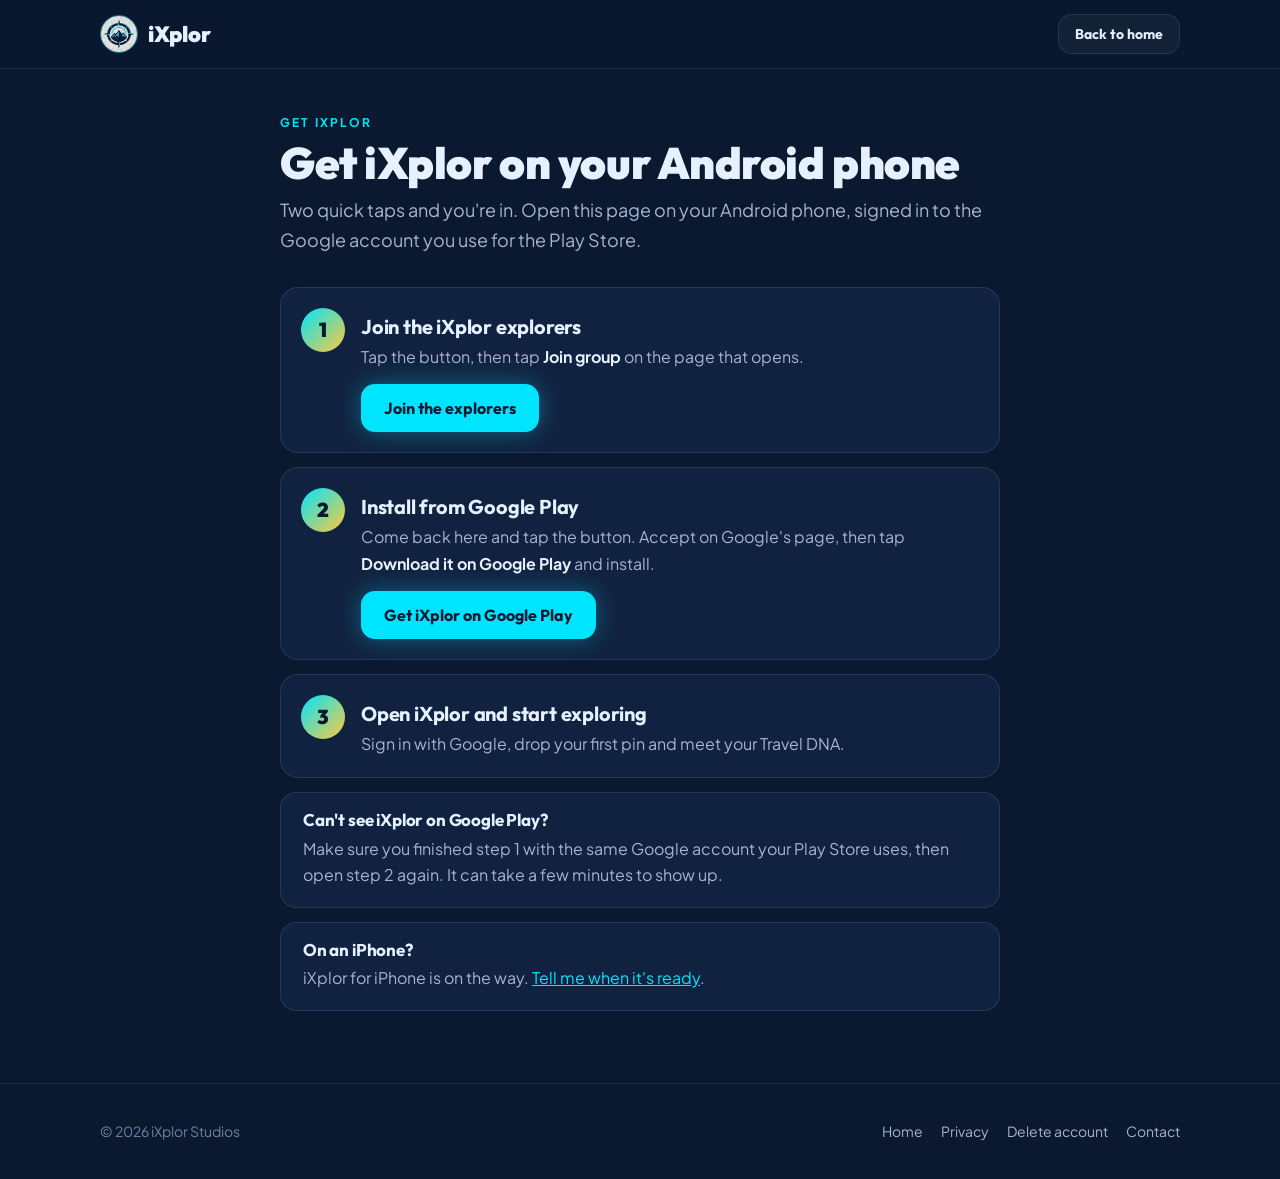
<file: join.html>
<!doctype html>
<html lang="en">
<head>
  <meta charset="utf-8">
  <meta name="viewport" content="width=device-width, initial-scale=1">
  <title>Get iXplor on Google Play · iXplor</title>
  <meta name="description" content="Get iXplor on your Android phone from Google Play in two quick taps.">
  <link rel="icon" type="image/png" sizes="32x32" href="assets/favicon-32.png">
  <link rel="apple-touch-icon" href="assets/apple-touch-icon.png">
  <link rel="preload" as="image" href="assets/logo-128.webp" type="image/webp">
  <link rel="preconnect" href="https://fonts.googleapis.com">
  <link rel="preconnect" href="https://fonts.gstatic.com" crossorigin>
  <link href="https://fonts.googleapis.com/css2?family=Outfit:wght@700;800;900&family=Plus+Jakarta+Sans:wght@400;600;700&display=swap" rel="stylesheet">
  <link rel="stylesheet" href="styles.css">
</head>
<body>
  <header class="nav">
    <div class="wrap">
      <a class="brand" href="./"><img src="assets/logo-128.webp" alt="" width="38" height="38" fetchpriority="high"><span>iXplor</span></a>
      <a class="btn btn-ghost" href="./">Back to home</a>
    </div>
  </header>

  <!-- Installs go through Google Play (Google Group + Play opt-in link), never a direct APK. -->
  <main class="doc join">
    <div class="eyebrow">Get iXplor</div>
    <h1>Get iXplor on your Android phone</h1>
    <p class="lead">Two quick taps and you're in. Open this page on your Android phone, signed in to the Google account you use for the Play Store.</p>

    <ol class="join-steps">
      <li class="join-step">
        <span class="join-num">1</span>
        <div>
          <h2>Join the iXplor explorers</h2>
          <p>Tap the button, then tap <strong>Join group</strong> on the page that opens.</p>
          <a class="btn btn-primary" href="https://groups.google.com/g/ixplor" target="_blank" rel="noopener">Join the explorers</a>
        </div>
      </li>
      <li class="join-step">
        <span class="join-num">2</span>
        <div>
          <h2>Install from Google Play</h2>
          <p>Come back here and tap the button. Accept on Google's page, then tap <strong>Download it on Google Play</strong> and install.</p>
          <a class="btn btn-primary" href="https://play.google.com/apps/testing/com.lpancham.ixplor" target="_blank" rel="noopener">Get iXplor on Google Play</a>
        </div>
      </li>
      <li class="join-step">
        <span class="join-num">3</span>
        <div>
          <h2>Open iXplor and start exploring</h2>
          <p>Sign in with Google, drop your first pin and meet your Travel DNA.</p>
        </div>
      </li>
    </ol>

    <div class="card">
      <h3>Can't see iXplor on Google Play?</h3>
      <p>Make sure you finished step 1 with the same Google account your Play Store uses, then open step 2 again. It can take a few minutes to show up.</p>
    </div>
    <div class="card">
      <h3>On an iPhone?</h3>
      <p>iXplor for iPhone is on the way. <a href="mailto:support@ixplorstudios.in?subject=Tell%20me%20when%20iXplor%20is%20on%20iPhone">Tell me when it's ready</a>.</p>
    </div>
  </main>

  <footer class="footer">
    <div class="wrap">
      <span>© 2026 iXplor Studios</span>
      <nav><a href="./">Home</a><a href="privacy.html">Privacy</a><a href="delete-account.html">Delete account</a><a href="mailto:support@ixplorstudios.in">Contact</a></nav>
    </div>
  </footer>
</body>
</html>
</file>
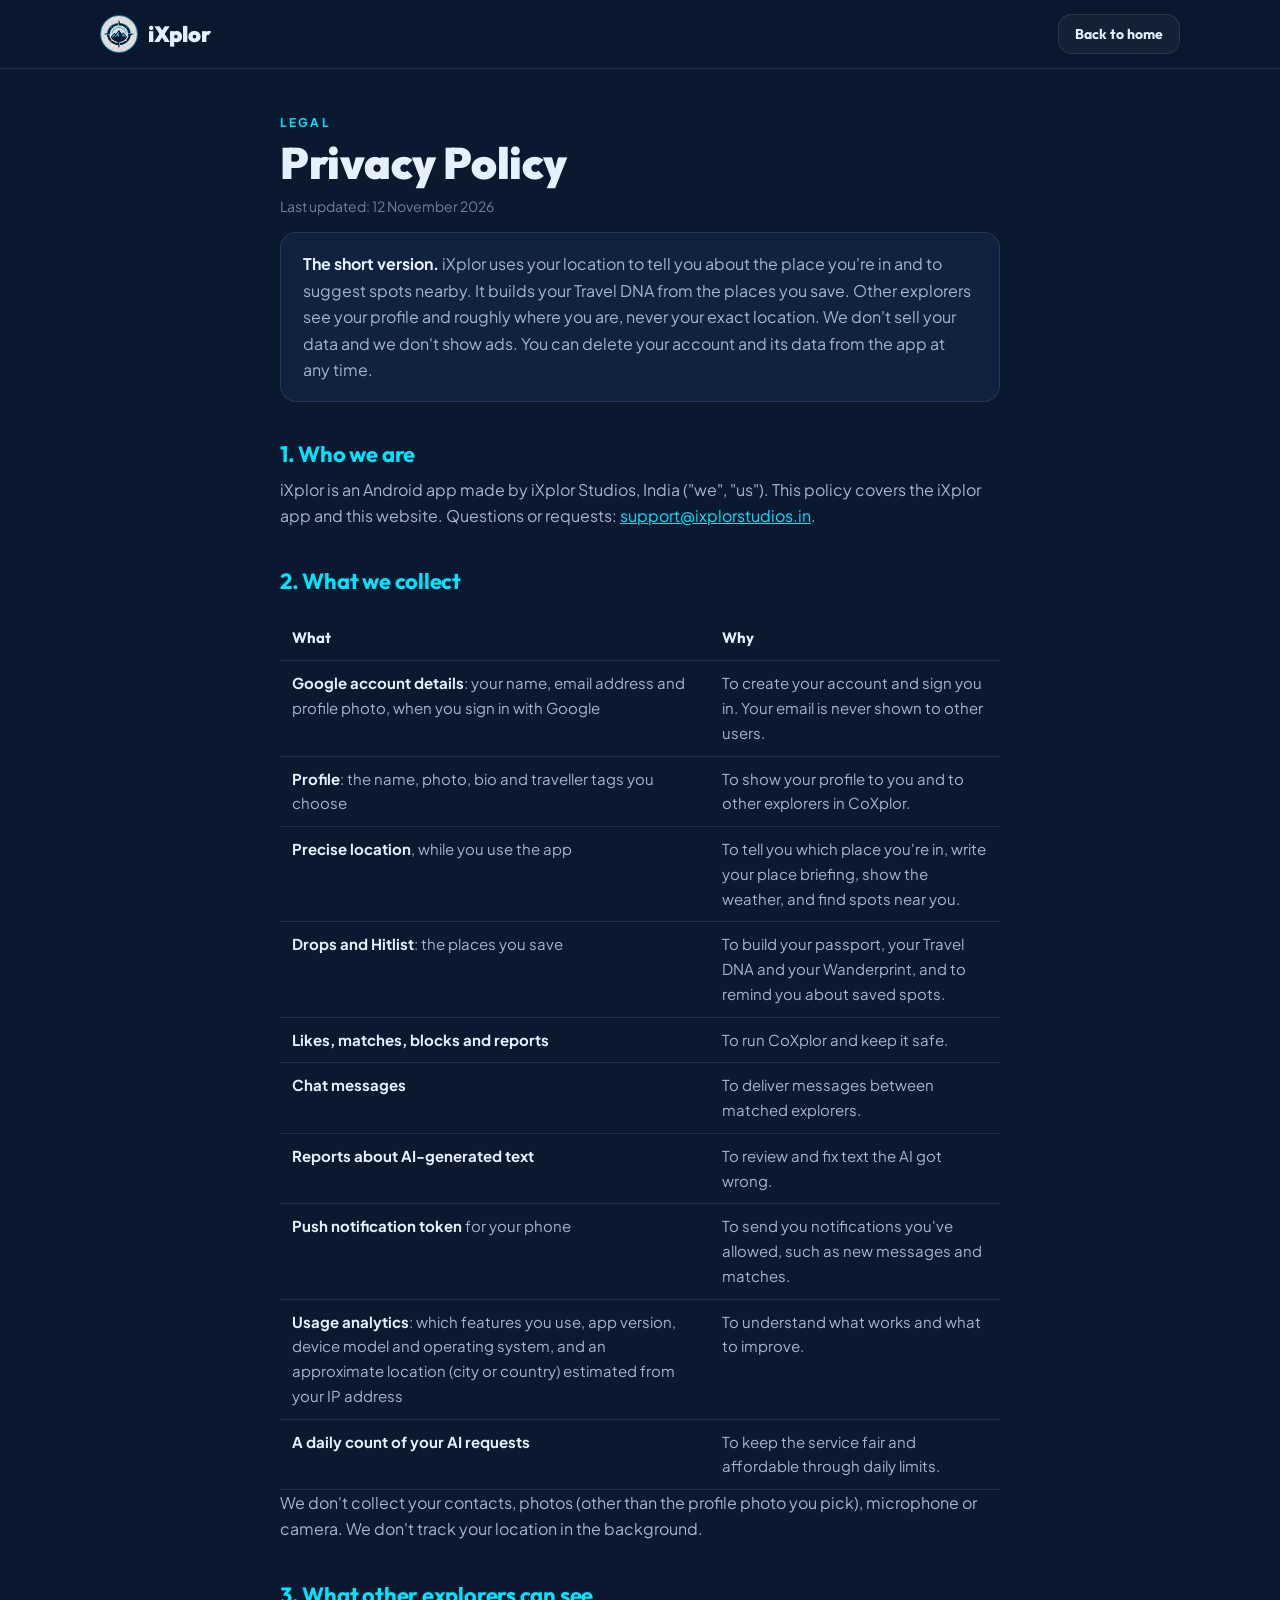
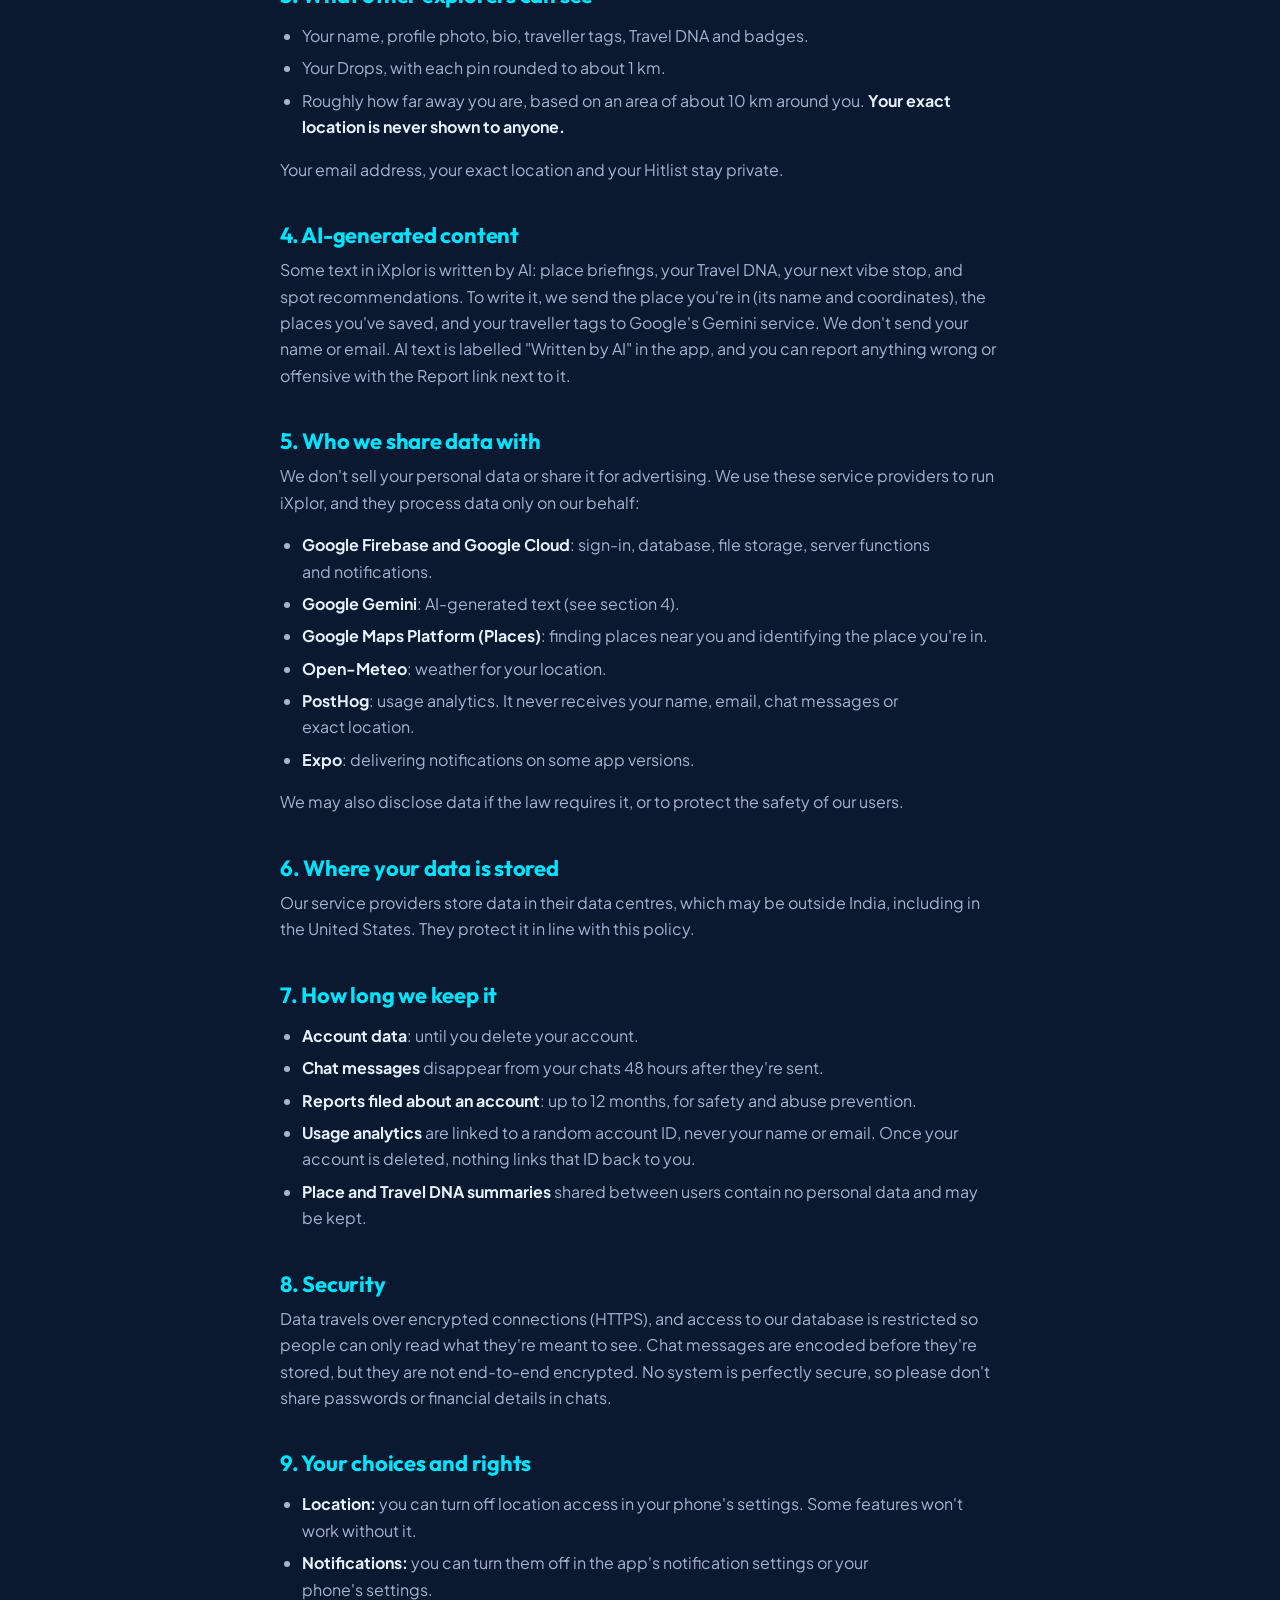
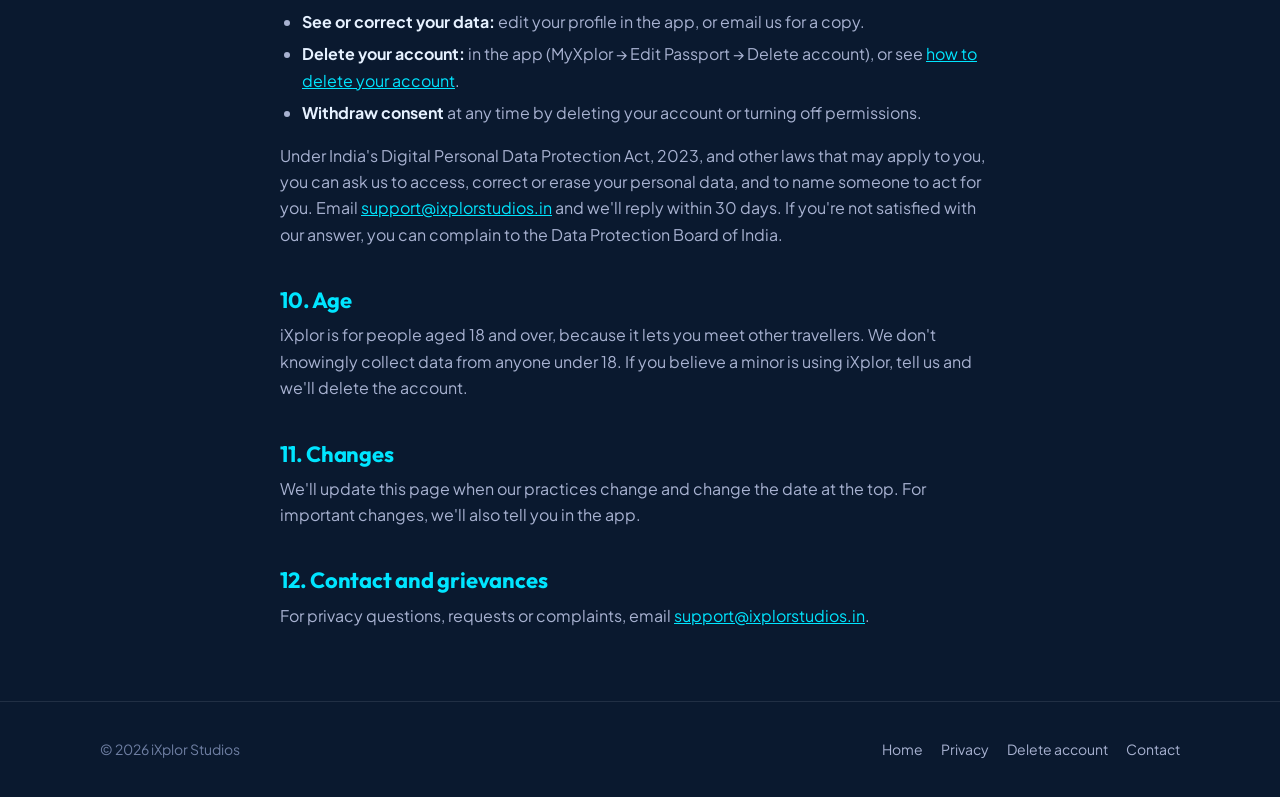
<file: privacy.html>
<!doctype html>
<html lang="en">
<head>
  <meta charset="utf-8">
  <meta name="viewport" content="width=device-width, initial-scale=1">
  <title>Privacy Policy · iXplor</title>
  <meta name="description" content="What iXplor collects, why, who it is shared with, and how to delete it.">
  <link rel="icon" type="image/png" sizes="32x32" href="assets/favicon-32.png">
  <link rel="apple-touch-icon" href="assets/apple-touch-icon.png">
  <link rel="preload" as="image" href="assets/logo-128.webp" type="image/webp">
  <link rel="preconnect" href="https://fonts.googleapis.com">
  <link rel="preconnect" href="https://fonts.gstatic.com" crossorigin>
  <link href="https://fonts.googleapis.com/css2?family=Outfit:wght@700;800;900&family=Plus+Jakarta+Sans:wght@400;600;700&display=swap" rel="stylesheet">
  <link rel="stylesheet" href="styles.css">
</head>
<body>
  <header class="nav">
    <div class="wrap">
      <a class="brand" href="./"><img src="assets/logo-128.webp" alt="" width="38" height="38" fetchpriority="high"><span>iXplor</span></a>
      <a class="btn btn-ghost" href="./">Back to home</a>
    </div>
  </header>

  <main class="doc">
    <div class="eyebrow">Legal</div>
    <h1>Privacy Policy</h1>
    <p class="updated">Last updated: 12 November 2026</p>

    <div class="card">
      <p><strong>The short version.</strong> iXplor uses your location to tell you about the place you're in and to suggest spots nearby. It builds your Travel DNA from the places you save. Other explorers see your profile and roughly where you are, never your exact location. We don't sell your data and we don't show ads. You can delete your account and its data from the app at any time.</p>
    </div>

    <h2>1. Who we are</h2>
    <p>iXplor is an Android app made by iXplor Studios, India ("we", "us"). This policy covers the iXplor app and this website. Questions or requests: <a href="mailto:support@ixplorstudios.in">support@ixplorstudios.in</a>.</p>

    <h2>2. What we collect</h2>
    <div class="table-scroll">
      <table>
        <tr><th>What</th><th>Why</th></tr>
        <tr><td><strong>Google account details</strong>: your name, email address and profile photo, when you sign in with Google</td><td>To create your account and sign you in. Your email is never shown to other users.</td></tr>
        <tr><td><strong>Profile</strong>: the name, photo, bio and traveller tags you choose</td><td>To show your profile to you and to other explorers in CoXplor.</td></tr>
        <tr><td><strong>Precise location</strong>, while you use the app</td><td>To tell you which place you're in, write your place briefing, show the weather, and find spots near you.</td></tr>
        <tr><td><strong>Drops and Hitlist</strong>: the places you save</td><td>To build your passport, your Travel DNA and your Wanderprint, and to remind you about saved spots.</td></tr>
        <tr><td><strong>Likes, matches, blocks and reports</strong></td><td>To run CoXplor and keep it safe.</td></tr>
        <tr><td><strong>Chat messages</strong></td><td>To deliver messages between matched explorers.</td></tr>
        <tr><td><strong>Reports about <span class="nw">AI-generated</span> text</strong></td><td>To review and fix text the AI got wrong.</td></tr>
        <tr><td><strong>Push notification token</strong> for your phone</td><td>To send you notifications you've allowed, such as new messages and matches.</td></tr>
        <tr><td><strong>Usage analytics</strong>: which features you use, app version, device model and operating system, and an approximate location (city or country) estimated from your IP address</td><td>To understand what works and what to improve.</td></tr>
        <tr><td><strong>A daily count of your AI requests</strong></td><td>To keep the service fair and affordable through daily limits.</td></tr>
      </table>
    </div>
    <p>We don't collect your contacts, photos (other than the profile photo you pick), microphone or camera. We don't track your location in the background.</p>

    <h2>3. What other explorers can see</h2>
    <ul>
      <li>Your name, profile photo, bio, traveller tags, Travel DNA and badges.</li>
      <li>Your Drops, with each pin rounded to about 1 km.</li>
      <li>Roughly how far away you are, based on an area of about 10 km around you. <strong>Your exact location is never shown to anyone.</strong></li>
    </ul>
    <p>Your email address, your exact location and your Hitlist stay private.</p>

    <h2>4. <span class="nw">AI-generated</span> content</h2>
    <p>Some text in iXplor is written by AI: place briefings, your Travel DNA, your next vibe stop, and spot recommendations. To write it, we send the place you're in (its name and coordinates), the places you've saved, and your traveller tags to Google's Gemini service. We don't send your name or email. AI text is labelled "Written by AI" in the app, and you can report anything wrong or offensive with the Report link next to it.</p>

    <h2>5. Who we share data with</h2>
    <p>We don't sell your personal data or share it for advertising. We use these service providers to run iXplor, and they process data only on our behalf:</p>
    <ul>
      <li><strong>Google Firebase and Google Cloud</strong>: <span class="nw">sign-in</span>, database, file storage, server functions and notifications.</li>
      <li><strong>Google Gemini</strong>: <span class="nw">AI-generated</span> text (see section 4).</li>
      <li><strong>Google Maps Platform (Places)</strong>: finding places near you and identifying the place you're in.</li>
      <li><strong><span class="nw">Open-Meteo</span></strong>: weather for your location.</li>
      <li><strong>PostHog</strong>: usage analytics. It never receives your name, email, chat messages or exact location.</li>
      <li><strong>Expo</strong>: delivering notifications on some app versions.</li>
    </ul>
    <p>We may also disclose data if the law requires it, or to protect the safety of our users.</p>

    <h2>6. Where your data is stored</h2>
    <p>Our service providers store data in their data centres, which may be outside India, including in the United States. They protect it in line with this policy.</p>

    <h2>7. How long we keep it</h2>
    <ul>
      <li><strong>Account data</strong>: until you delete your account.</li>
      <li><strong>Chat messages</strong> disappear from your chats 48 hours after they're sent.</li>
      <li><strong>Reports filed about an account</strong>: up to 12 months, for safety and abuse prevention.</li>
      <li><strong>Usage analytics</strong> are linked to a random account ID, never your name or email. Once your account is deleted, nothing links that ID back to you.</li>
      <li><strong>Place and Travel DNA summaries</strong> shared between users contain no personal data and may be kept.</li>
    </ul>

    <h2>8. Security</h2>
    <p>Data travels over encrypted connections (HTTPS), and access to our database is restricted so people can only read what they're meant to see. Chat messages are encoded before they're stored, but they are not <span class="nw">end-to-end</span> encrypted. No system is perfectly secure, so please don't share passwords or financial details in chats.</p>

    <h2>9. Your choices and rights</h2>
    <ul>
      <li><strong>Location:</strong> you can turn off location access in your phone's settings. Some features won't work without it.</li>
      <li><strong>Notifications:</strong> you can turn them off in the app's notification settings or your phone's settings.</li>
      <li><strong>See or correct your data:</strong> edit your profile in the app, or email us for a copy.</li>
      <li><strong>Delete your account:</strong> in the app (MyXplor → Edit Passport → Delete account), or see <a href="delete-account.html">how to delete your account</a>.</li>
      <li><strong>Withdraw consent</strong> at any time by deleting your account or turning off permissions.</li>
    </ul>
    <p>Under India's Digital Personal Data Protection Act, 2023, and other laws that may apply to you, you can ask us to access, correct or erase your personal data, and to name someone to act for you. Email <a href="mailto:support@ixplorstudios.in">support@ixplorstudios.in</a> and we'll reply within 30 days. If you're not satisfied with our answer, you can complain to the Data Protection Board of India.</p>

    <h2>10. Age</h2>
    <p>iXplor is for people aged 18 and over, because it lets you meet other travellers. We don't knowingly collect data from anyone under 18. If you believe a minor is using iXplor, tell us and we'll delete the account.</p>

    <h2>11. Changes</h2>
    <p>We'll update this page when our practices change and change the date at the top. For important changes, we'll also tell you in the app.</p>

    <h2>12. Contact and grievances</h2>
    <p>For privacy questions, requests or complaints, email <a href="mailto:support@ixplorstudios.in">support@ixplorstudios.in</a>.</p>
  </main>

  <footer class="footer">
    <div class="wrap">
      <span>© 2026 iXplor Studios</span>
      <nav><a href="./">Home</a><a href="privacy.html">Privacy</a><a href="delete-account.html">Delete account</a><a href="mailto:support@ixplorstudios.in">Contact</a></nav>
    </div>
  </footer>
</body>
</html>
</file>
<file: styles.css>
/* iXplor website: shared styles for the landing page and the legal pages. */

:root {
  --navy: #0A192F;
  --navy-deep: #060F1E;
  --card: #112240;
  --card-2: #172A4D;
  --line: rgba(230, 241, 255, 0.10);
  --text: #E6F1FF;
  --muted: #A8B2D1;
  --faint: #6F7FA3;
  --teal: #00E5FF;
  --gold: #FFC93C;
  --pink: #FF4D8D;
  --violet: #9B6BFF;
  --radius: 20px;
  --font-head: "Outfit", system-ui, sans-serif;
  --font-body: "Plus Jakarta Sans", system-ui, -apple-system, "Segoe UI", Roboto, sans-serif;
}

* { box-sizing: border-box; }
html { scroll-behavior: smooth; -webkit-text-size-adjust: 100%; }
body {
  margin: 0;
  background: var(--navy);
  color: var(--text);
  font: 16px/1.65 var(--font-body);
  overflow-x: hidden;
}
img, video { max-width: 100%; display: block; }
a { color: var(--teal); }
h1, h2, h3 { font-family: var(--font-head); line-height: 1.1; margin: 0; letter-spacing: -0.01em; }
p { margin: 0; }

.wrap { width: 100%; max-width: 1120px; margin: 0 auto; padding: 0 20px; }
.eyebrow {
  font: 700 12px/1 var(--font-body);
  letter-spacing: 0.18em;
  text-transform: uppercase;
  color: var(--teal);
}
/* Centred eyebrows: balance the trailing letter-spacing so they sit truly centred. */
.section-head .eyebrow, .download .eyebrow { padding-left: .18em; }
/* An eyebrow made of short phrases: each phrase stays whole and wraps as a unit. */
.eyebrow-trail { display: flex; flex-wrap: wrap; justify-content: center; gap: 8px 18px; line-height: 1.3; }
.eyebrow-trail span { white-space: nowrap; }
.nw { white-space: nowrap; }
.lead { font-size: 18px; color: var(--muted); }
/* Even line lengths: no lonely last words in headings or paragraphs. */
h1, h2, h3 { text-wrap: balance; }
p, li, summary { text-wrap: pretty; }
@media (max-width: 600px) {
  .eyebrow { letter-spacing: .14em; }
  .section-head .eyebrow, .download .eyebrow { padding-left: .14em; }
  .lead { font-size: 17px; }
}
.grad {
  background: linear-gradient(90deg, var(--teal), var(--gold));
  -webkit-background-clip: text;
  background-clip: text;
  color: transparent;
}

/* ---------- Buttons ---------- */
.btn {
  display: inline-flex; align-items: center; justify-content: center; gap: 8px;
  min-height: 48px; padding: 0 22px; border-radius: 14px;
  font: 700 16px/1 var(--font-head); text-decoration: none; cursor: pointer;
  border: 1px solid transparent; transition: transform .15s ease, background .15s ease, border-color .15s ease;
}
.btn:hover { transform: translateY(-1px); }
.btn-primary { background: var(--teal); color: var(--navy); box-shadow: 0 0 24px rgba(0, 229, 255, .35); }
.btn-primary:hover { background: #fff; }
.btn-ghost { background: rgba(255, 255, 255, .04); color: var(--text); border-color: var(--line); }
.btn-ghost:hover { border-color: var(--teal); }

/* ---------- Nav ---------- */
.nav {
  position: sticky; top: 0; z-index: 50;
  background: rgba(10, 25, 47, .78);
  backdrop-filter: blur(14px); -webkit-backdrop-filter: blur(14px);
  border-bottom: 1px solid var(--line);
}
.nav .wrap { display: flex; align-items: center; justify-content: space-between; height: 68px; gap: 16px; }
.brand { display: flex; align-items: center; gap: 10px; color: var(--text); text-decoration: none; }
.brand img { width: 38px; height: 38px; border-radius: 50%; border: 1px solid rgba(0, 229, 255, .5); }
.brand span { font: 900 22px/1 var(--font-head); }
.nav-links { display: flex; gap: 28px; }
.nav-links a { color: var(--muted); text-decoration: none; font-weight: 600; font-size: 14px; }
.nav-links a:hover { color: var(--teal); }
.nav .btn { min-height: 40px; padding: 0 16px; font-size: 14px; }
@media (max-width: 820px) { .nav-links { display: none; } }

/* ---------- Hero ---------- */
.hero { position: relative; padding: 72px 0 56px; overflow: hidden; }
.hero::before {
  content: ""; position: absolute; inset: -20% -10% auto auto; width: 680px; height: 680px;
  background: radial-gradient(circle, rgba(0, 229, 255, .16), transparent 62%);
  pointer-events: none;
}
.hero .wrap { display: grid; grid-template-columns: 1.1fr .9fr; gap: 48px; align-items: center; }
.hero h1 { font-size: clamp(40px, 6.4vw, 72px); font-weight: 900; margin: 18px 0 18px; }
.hero .lead { max-width: 520px; }
.hero-ctas { display: flex; flex-wrap: wrap; gap: 12px; margin-top: 28px; }
.hero-note { margin-top: 14px; font-size: 13px; color: var(--faint); }
@media (max-width: 900px) {
  .hero .wrap { grid-template-columns: 1fr; text-align: center; }
  .hero .lead { margin: 0 auto; }
  .hero-ctas { justify-content: center; }
}

/* ---------- Hero film (9:16) and the 16:9 film section ---------- */
.hero-film {
  position: relative; width: min(340px, 100%); aspect-ratio: 9 / 16; margin: 0 auto;
  border-radius: 34px; overflow: hidden; background: #050C18;
  box-shadow: 0 30px 80px -20px rgba(0, 229, 255, .4), 0 0 0 1px rgba(255, 255, 255, .08);
}
.hero-film video { width: 100%; height: 100%; object-fit: cover; display: block; }
/* The sound button sits under the film, so it never covers the picture. */
.hero-media { display: flex; flex-direction: column; align-items: center; gap: 14px; min-width: 0; }
.film-sound {
  padding: 10px 16px; border-radius: 999px; white-space: nowrap;
  background: rgba(255, 255, 255, .04); color: var(--text); border: 1px solid var(--line);
  font: 700 13px/1 var(--font-body); cursor: pointer;
}
.film-sound:hover { border-color: var(--teal); }
.film-frame {
  max-width: 1040px; margin: 0 auto; aspect-ratio: 16 / 9; border-radius: 24px; overflow: hidden; background: #050C18;
  box-shadow: 0 30px 80px -24px rgba(0, 229, 255, .35), 0 0 0 1px rgba(255, 255, 255, .08);
}
.film-frame video { width: 100%; height: 100%; display: block; }
/* Phones already see the vertical film in the hero. */
@media (max-width: 760px) { .film, .nav-links a[href="#film"] { display: none; } }
@media (max-width: 900px) { .hero-film { width: min(320px, 82vw); margin-top: 8px; } }

/* ---------- Phone mockup ---------- */
.phone {
  position: relative; width: 300px; max-width: 100%; aspect-ratio: 9 / 19.2; margin: 0 auto;
  border-radius: 44px; padding: 10px; background: linear-gradient(160deg, #22355C, #0B1730);
  box-shadow: 0 30px 80px -20px rgba(0, 229, 255, .35), inset 0 0 0 1px rgba(255, 255, 255, .08);
}
.phone .screen {
  position: relative; height: 100%; border-radius: 35px; overflow: hidden;
  /* The app's weather-driven background on a clear day */
  background: linear-gradient(180deg, #2C3F47 0%, #3B5A4E 45%, #5A5A44 88%, #615A45 100%);
  display: flex; flex-direction: column; font-size: 12px;
}
.phone .notch { position: absolute; top: 10px; left: 50%; transform: translateX(-50%); width: 84px; height: 22px; border-radius: 12px; background: #050C18; z-index: 3; }
.float { animation: float 7s ease-in-out infinite; }
@keyframes float { 0%, 100% { transform: translateY(0); } 50% { transform: translateY(-10px); } }

/* In-app UI pieces drawn inside the mockups (illustrative, dummy data) */
.ui-top { display: flex; align-items: center; justify-content: space-between; padding: 38px 16px 8px; }
.ui-logo { display: flex; align-items: center; gap: 8px; }
.ui-logo i { width: 26px; height: 26px; border-radius: 8px; background: url("assets/logo-128.webp") center/cover; display: block; }
.ui-logo b { font: 800 16px/1 var(--font-head); }
.ui-logo small { display: block; color: var(--teal); font-weight: 700; font-size: 9px; letter-spacing: .08em; margin-top: 3px; }
.ui-hello { display: flex; align-items: center; gap: 8px; text-align: right; }
.ui-hello span { color: rgba(255, 255, 255, .7); font-size: 9px; line-height: 1.15; }
.ui-hello b { display: block; color: #fff; font: 800 14px/1.1 var(--font-head); }
.ui-avatar { width: 30px; height: 30px; border-radius: 50%; display: grid; place-items: center; font-weight: 800; font-size: 12px; color: var(--navy); background: linear-gradient(135deg, var(--gold), var(--pink)); }
.ui-body { flex: 1; padding: 6px 14px 0; display: flex; flex-direction: column; gap: 8px; overflow: hidden; }
.ui-card { background: rgba(255, 255, 255, .05); border: 1px solid var(--line); border-radius: 16px; padding: 12px; }
.ui-label { font-size: 9px; font-weight: 800; letter-spacing: .14em; color: var(--teal); text-transform: uppercase; }
.ui-title { font: 800 17px/1.15 var(--font-head); margin-top: 6px; }
.ui-text { color: var(--muted); font-size: 11px; line-height: 1.5; margin-top: 6px; }
.ui-story { font-style: italic; color: #9FDCEB; font-size: 11px; line-height: 1.5; margin-top: 6px; }
.ui-ai { color: var(--faint); font-size: 10px; margin-top: 8px; }
.ui-ai u { color: var(--muted); }
.ui-row { display: flex; gap: 8px; }
.ui-chip { padding: 6px 10px; border-radius: 999px; border: 1px solid var(--line); font-size: 10px; font-weight: 700; white-space: nowrap; color: var(--text); }
.ui-chip.on { border-color: var(--gold); background: rgba(255, 201, 60, .14); }
.ui-weather { display: flex; align-items: center; justify-content: space-between; }
.ui-weather b { font: 800 26px/1 var(--font-head); }
.ui-mini { display: flex; gap: 8px; }
.ui-mini .ui-card { flex: 1; padding: 10px; }
.ui-mini em { font-style: normal; font-size: 20px; }
.ui-mini b { display: block; font-size: 11px; margin-top: 6px; }
.ui-btns { display: flex; gap: 8px; }
.ui-btns span { flex: 1; text-align: center; padding: 10px 6px; border-radius: 12px; font: 800 11px/1 var(--font-head); }
.ui-btns .orange { background: linear-gradient(90deg, #FF4500, #FF3B30); }
.ui-btns .purple { background: #6A1FB0; }
.ui-pick { border-color: var(--violet); background: rgba(155, 107, 255, .14); }
.ui-pick .ui-title { color: #D9C6FF; }
.ui-pick-head { display: flex; justify-content: space-between; align-items: flex-start; gap: 8px; }
.ui-pick-head b { display: block; color: #D9C6FF; font: 900 12px/1.2 var(--font-head); }
.ui-pick-head small { display: block; color: var(--muted); font-size: 9.5px; margin-top: 2px; }
.ui-pick-head span { color: var(--faint); font-weight: 800; font-size: 11px; }
/* Trip Mode: a gold card, like the app's trip card and trip stamps */
.ui-trip { border-color: rgba(255, 201, 60, .55); background: rgba(255, 201, 60, .07); }
.ui-trip .ui-label { color: var(--gold); }
.ui-trip-dates { color: var(--gold); font: 800 12px/1 var(--font-body); margin-left: 6px; }
/* The archetype journey: Gokarna -> Kaza -> Kasol */
.ui-arc { display: flex; flex-direction: column; margin-top: 10px; }
.ui-arc-step { position: relative; display: grid; grid-template-columns: 30px 1fr; gap: 10px; padding-bottom: 12px; }
.ui-arc-step:last-child { padding-bottom: 0; }
.ui-arc-step:not(:last-child)::before { content: ""; position: absolute; left: 14px; top: 30px; bottom: 0; width: 2px; background: linear-gradient(var(--teal), var(--gold)); opacity: .6; }
.ui-arc-step em { width: 30px; height: 30px; border-radius: 50%; display: grid; place-items: center; font-style: normal; font-size: 15px; background: rgba(255, 255, 255, .07); border: 1px solid var(--line); }
.ui-arc-step small { display: block; color: rgba(255, 255, 255, .55); font-size: 8.5px; font-weight: 800; letter-spacing: .08em; text-transform: uppercase; }
.ui-arc-step b { display: block; font: 800 13px/1.2 var(--font-head); margin-top: 2px; }
.ui-arc-step span { display: block; color: var(--muted); font-size: 10px; margin-top: 1px; }
.ui-arc-step.now em { background: rgba(255, 201, 60, .18); border-color: var(--gold); }
.ui-arc-step.now b { color: var(--gold); }
.ui-arc-step.next em { border-style: dashed; border-color: var(--pink); }
.ui-arc-step.next b { color: #FF8FB5; }
.ui-place { display: flex; justify-content: space-between; align-items: flex-start; gap: 8px; }
.ui-place b { font-size: 13px; }
.ui-rating { font-size: 10px; font-weight: 800; color: var(--gold); background: rgba(255, 255, 255, .06); padding: 4px 7px; border-radius: 8px; }
.ui-save { font-size: 10px; font-weight: 700; padding: 4px 8px; border-radius: 8px; border: 1px solid var(--line); }
.ui-archetype { font: 900 24px/1.05 var(--font-head); margin-top: 8px; }
.ui-traits { color: var(--teal); font-weight: 800; letter-spacing: .08em; font-size: 11px; margin-top: 6px; }
.ui-bar { display: flex; height: 8px; border-radius: 99px; overflow: hidden; margin-top: 8px; }
.ui-legend { display: flex; flex-wrap: wrap; gap: 4px 10px; margin-top: 6px; color: var(--muted); font-size: 10px; }
.ui-legend i { display: inline-block; width: 7px; height: 7px; border-radius: 50%; margin-right: 4px; }
.ui-match { color: var(--teal); font-weight: 800; font-size: 11px; white-space: nowrap; }
.ui-person { display: flex; align-items: center; gap: 10px; }
.ui-person { padding: 9px 10px; }
.ui-person .ui-avatar { width: 36px; height: 36px; font-size: 14px; flex: 0 0 36px; }
.ui-person div { flex: 1; min-width: 0; }
.ui-person b { display: block; font-size: 13px; }
.ui-person small { display: block; color: var(--teal); font-weight: 700; font-size: 10px; line-height: 1.3; overflow-wrap: normal; }
.ui-person small + small { color: var(--faint); font-weight: 600; }
.ui-heart { width: 36px; height: 36px; border-radius: 50%; display: grid; place-items: center; flex-shrink: 0; font-size: 16px; }
.ui-heart.off { border: 1.5px solid var(--pink); color: var(--pink); }
.ui-heart.sent { background: var(--pink); color: #fff; }
.ui-chatbtn { background: var(--pink); color: #fff; font-weight: 800; font-size: 11px; padding: 8px 12px; border-radius: 999px; flex-shrink: 0; }
.ui-bubble { max-width: 78%; padding: 8px 11px; border-radius: 14px; font-size: 11px; line-height: 1.4; }
.ui-bubble.me { align-self: flex-end; background: var(--teal); color: var(--navy); border-bottom-right-radius: 4px; }
.ui-bubble.them { align-self: flex-start; background: rgba(255, 255, 255, .08); border-bottom-left-radius: 4px; }
.ui-vanish { text-align: center; color: var(--faint); font-size: 10px; }
.ui-stamp { display: grid; grid-template-columns: repeat(3, 1fr); gap: 8px; }
.ui-stamp span { aspect-ratio: 1; border-radius: 14px; border: 1.5px dashed rgba(0, 229, 255, .45); display: grid; place-items: center; text-align: center; font-size: 9px; font-weight: 800; color: var(--muted); padding: 4px; }
.ui-stamp span.new { border-style: solid; border-color: var(--gold); color: var(--gold); background: rgba(255, 201, 60, .1); animation: stamp 2.8s ease-in-out infinite; }
@keyframes stamp { 0%, 100% { transform: scale(1); } 12% { transform: scale(1.12) rotate(-4deg); } 24% { transform: scale(1) rotate(0); } }
/* Home tab pieces, laid out in the same order as the app */
.ui-label.gold { color: #F5A623; }
.ui-drop-head { display: flex; justify-content: space-between; align-items: center; gap: 8px; }
.ui-drop-title { font: 800 20px/1.15 var(--font-head); margin-top: 4px; }
.ui-save-circle { width: 38px; height: 38px; border-radius: 50%; display: grid; place-items: center; background: rgba(255, 255, 255, .06); border: 1px solid rgba(255, 255, 255, .12); font-size: 16px; flex-shrink: 0; }
.ui-grid2 { display: grid; grid-template-columns: 1fr 1fr; gap: 6px; }
.ui-info { background: rgba(255, 255, 255, .06); border-left: 3px solid var(--teal); border-radius: 10px; padding: 7px 8px; min-width: 0; }
.ui-info span, .ui-cap { display: block; color: rgba(255, 255, 255, .55); font-size: 8px; font-weight: 800; letter-spacing: .1em; text-transform: uppercase; }
.ui-info b { display: block; font-size: 12px; margin-top: 2px; white-space: nowrap; overflow: hidden; text-overflow: ellipsis; }
.ui-info b.sm { font-size: 9px; white-space: normal; line-height: 1.3; }
.ui-info small { font-size: 8px; color: rgba(255, 255, 255, .8); }
.ui-wx { display: flex; justify-content: space-between; gap: 8px; }
.ui-temp { font: 800 24px/1.1 var(--font-head); margin-top: 2px; }
.ui-cond { color: rgba(255, 255, 255, .6); font-size: 10px; }
.ui-wxvibe { color: rgba(255, 255, 255, .82); font-size: 10.5px; line-height: 1.45; margin-top: 4px; }
.ui-wxicon { font-size: 34px; line-height: 1; }
.ui-forecast { display: flex; justify-content: space-around; border-top: 1px solid rgba(255, 255, 255, .1); margin-top: 10px; padding-top: 8px; text-align: center; }
.ui-forecast em { display: block; font-style: normal; font-size: 15px; margin: 2px 0; }
.ui-forecast b { font-size: 11px; }
.ui-credit { color: rgba(255, 255, 255, .4); font-size: 8px; text-align: center; margin-top: 8px; }
.ui-vibe-sum { color: rgba(255, 255, 255, .85); font-style: italic; font-size: 12px; line-height: 1.45; margin-top: 4px; }
.ui-vibe .ui-story { color: #2FD8F0; }
.ui-swipe { color: rgba(0, 229, 255, .7); font-size: 9.5px; font-style: italic; text-align: right; margin: 8px 0 6px; }
.ui-carousel { display: flex; gap: 8px; margin-right: -14px; }
.ui-spot { flex: 0 0 56%; height: 104px; border-radius: 14px; padding: 9px; display: flex; flex-direction: column; justify-content: space-between; background: rgba(255, 255, 255, .07); border: 1px solid rgba(255, 255, 255, .1); }
.ui-spot-top { display: flex; justify-content: space-between; align-items: flex-start; }
.ui-spot-top em { font-style: normal; font-size: 24px; line-height: 1; }
.ui-spot-top span { width: 22px; height: 22px; border-radius: 50%; border: 1px solid rgba(0, 229, 255, .6); color: var(--teal); display: grid; place-items: center; font-size: 10px; }
.ui-spot b { font: 800 12px/1.2 var(--font-head); white-space: nowrap; overflow: hidden; text-overflow: ellipsis; }
.ui-spot small { color: rgba(255, 255, 255, .55); font-size: 10px; font-weight: 700; }
.ui-brief { color: #fff; font-size: 11.5px; line-height: 1.5; margin-top: 6px; }
/* The hero phone slowly scrolls through the whole Home feed, like a thumb would */
.ui-feed-window { position: relative; }
.ui-feed { display: flex; flex-direction: column; gap: 8px; padding-bottom: 12px; animation: feed 18s ease-in-out infinite; }
@keyframes feed {
  0%, 14% { transform: translateY(0); }
  46%, 62% { transform: translateY(calc(-1 * var(--feed-distance, 0px))); }
  92%, 100% { transform: translateY(0); }
}
.ui-tabs { display: flex; justify-content: space-around; padding: 8px 6px 12px; border-top: 1px solid var(--line); background: rgba(5, 12, 24, .6); font-size: 9px; font-weight: 700; color: var(--faint); }
.ui-tabs span { text-align: center; }
.ui-tabs span::before { content: attr(data-i); display: block; font-size: 16px; margin-bottom: 2px; }
.ui-tabs .on { color: var(--gold); }
.ui-print { flex: 1; border-radius: 16px; background: radial-gradient(circle at 30% 30%, rgba(0, 229, 255, .25), transparent 55%), radial-gradient(circle at 75% 70%, rgba(255, 201, 60, .22), transparent 55%), #0B1A33; position: relative; overflow: hidden; border: 1px solid var(--line); }
.ui-print svg { position: absolute; inset: 0; width: 100%; height: 100%; }
.ui-print .cap { position: absolute; left: 12px; right: 12px; bottom: 12px; }
.ui-print .cap b { font: 900 18px/1.1 var(--font-head); display: block; }
.ui-print .cap .ui-route { display: block; color: var(--teal); font-size: 10px; font-weight: 700; margin-top: 4px; }

/* ---------- Story chapters ---------- */
.section { padding: 96px 0; }
.section-head { text-align: center; max-width: 720px; margin: 0 auto 56px; }
/* Phones: tighter vertical rhythm, so sections don't float in empty space. */
@media (max-width: 600px) {
  .hero { padding: 48px 0 44px; }
  .section { padding: 64px 0; }
  .section-head { margin-bottom: 36px; }
}
.section-head h2 { font-size: clamp(32px, 4.6vw, 48px); font-weight: 900; margin-top: 14px; }
.section-head .lead { margin-top: 16px; }
.persona { display: inline-flex; align-items: center; gap: 12px; margin-top: 24px; padding: 10px 18px 10px 10px; border-radius: 999px; background: var(--card); border: 1px solid var(--line); text-align: left; }
.persona .ui-avatar { width: 40px; height: 40px; font-size: 15px; }
.persona small { display: block; color: var(--faint); font-size: 12px; }

.chapter { display: grid; grid-template-columns: 1fr 1fr; gap: 56px; align-items: center; padding: 48px 0; }
.chapter:nth-child(even) .chapter-copy { order: 2; }
.chapter-num { font: 900 15px/1 var(--font-head); color: var(--gold); letter-spacing: .12em; }
.chapter h3 { font-size: clamp(28px, 3.6vw, 40px); font-weight: 900; margin: 12px 0 14px; }
.chapter .lead { font-size: 17px; }
.chapter ul { margin: 18px 0 0; padding: 0; list-style: none; display: grid; gap: 10px; }
.chapter li { position: relative; padding-left: 26px; color: var(--muted); }
.chapter li::before { content: "✦"; position: absolute; left: 0; color: var(--teal); }
.chapter .phone { width: 280px; }
@media (max-width: 860px) {
  .chapter { grid-template-columns: 1fr; gap: 32px; padding: 40px 0; text-align: center; }
  .chapter:nth-child(even) .chapter-copy { order: 0; }
  /* One left-aligned column of bullets, centred as a block, so the bullets line up. */
  .chapter ul { justify-items: start; width: fit-content; max-width: 100%; margin-left: auto; margin-right: auto; }
  .chapter li { text-align: left; }
}

/* ---------- Feature grid / trust ---------- */
.band { background: linear-gradient(180deg, rgba(255, 255, 255, .025), rgba(255, 255, 255, 0)); border-top: 1px solid var(--line); border-bottom: 1px solid var(--line); }
.grid { display: grid; grid-template-columns: repeat(3, 1fr); gap: 18px; }
.tile { background: var(--card); border: 1px solid var(--line); border-radius: var(--radius); padding: 24px; transition: border-color .2s ease, transform .2s ease; }
.tile:hover { border-color: rgba(0, 229, 255, .45); transform: translateY(-2px); }
.tile .icon { font-size: 26px; }
.tile h3 { font-size: 20px; margin: 12px 0 8px; }
.tile p { color: var(--muted); font-size: 15px; }
@media (max-width: 900px) { .grid { grid-template-columns: 1fr 1fr; } }
@media (max-width: 600px) { .grid { grid-template-columns: 1fr; } }

/* ---------- FAQ ---------- */
.faq { max-width: 760px; margin: 0 auto; display: grid; gap: 12px; }
.faq details { background: var(--card); border: 1px solid var(--line); border-radius: 16px; padding: 4px 20px; }
.faq summary { cursor: pointer; list-style: none; padding: 16px 0; font: 700 17px/1.4 var(--font-head); display: flex; justify-content: space-between; gap: 16px; }
.faq summary::-webkit-details-marker { display: none; }
.faq summary::after { content: "+"; color: var(--teal); font-size: 22px; line-height: 1; }
.faq details[open] summary::after { content: "–"; }
.faq details p { color: var(--muted); padding: 0 0 18px; }

/* ---------- Download ---------- */
.download { text-align: center; }
.download h2 { font-size: clamp(36px, 5.6vw, 60px); font-weight: 900; margin-top: 14px; }
.dl-cards { display: grid; grid-template-columns: repeat(3, 1fr); gap: 18px; margin-top: 44px; text-align: left; }
.dl-cards .tile { display: flex; flex-direction: column; }
.dl-cards .tile p { flex: 1; margin-bottom: 18px; }
.badge { display: inline-block; font-size: 11px; font-weight: 800; letter-spacing: .1em; text-transform: uppercase; padding: 4px 10px; border-radius: 999px; background: rgba(0, 229, 255, .12); color: var(--teal); }
.badge.soon { background: rgba(255, 255, 255, .06); color: var(--faint); }
.btn.is-disabled { opacity: .45; pointer-events: none; }
@media (max-width: 900px) { .dl-cards { grid-template-columns: 1fr; max-width: 460px; margin-left: auto; margin-right: auto; } }
.dl-cards .tile p a { color: var(--teal); }
.dl-cards .badge { align-self: flex-start; }
@media (min-width: 901px) { .dl-cards.two { grid-template-columns: repeat(2, 1fr); max-width: 760px; margin-left: auto; margin-right: auto; } }

/* ---------- Footer ---------- */
.footer { border-top: 1px solid var(--line); padding: 36px 0; color: var(--faint); font-size: 14px; }
.footer .wrap { display: flex; flex-wrap: wrap; gap: 16px 28px; justify-content: space-between; align-items: center; }
.footer nav { display: flex; flex-wrap: wrap; gap: 18px; }
.footer a { color: var(--muted); text-decoration: none; }
.footer a:hover { color: var(--teal); }

/* ---------- Scroll reveal ---------- */
.reveal { opacity: 0; transform: translateY(24px); transition: opacity .7s ease, transform .7s ease; }
.reveal.in { opacity: 1; transform: none; }
@media (prefers-reduced-motion: reduce) {
  html { scroll-behavior: auto; }
  .reveal { opacity: 1; transform: none; transition: none; }
  .float, .ui-stamp span.new, .ui-feed { animation: none; }
}

/* ---------- Legal pages ---------- */
.doc { max-width: 760px; margin: 0 auto; padding: 48px 20px 72px; }
.doc h1 { font-size: clamp(32px, 5vw, 44px); font-weight: 900; margin: 10px 0 8px; }
.doc .updated { color: var(--faint); font-size: 14px; }
.doc h2 { font-size: 22px; color: var(--teal); margin: 40px 0 10px; }
.doc h3 { font-size: 17px; margin: 22px 0 6px; }
.doc p, .doc li { color: var(--muted); }
.doc p + p { margin-top: 12px; }
.doc ul, .doc ol { padding-left: 22px; }
.doc li { margin: 6px 0; }
.doc strong { color: var(--text); }
.doc .card { background: var(--card); border: 1px solid var(--line); border-radius: 16px; padding: 18px 22px; margin-top: 14px; }
.doc table { width: 100%; border-collapse: collapse; margin-top: 12px; font-size: 15px; }
.doc th, .doc td { text-align: left; vertical-align: top; padding: 10px 12px; border-bottom: 1px solid var(--line); color: var(--muted); }
.doc th { color: var(--text); font-family: var(--font-head); }
.doc .table-scroll { overflow-x: auto; }

/* ---------- Join page: install through Google Play ---------- */
.doc .join-steps { list-style: none; padding: 0; margin: 32px 0 8px; display: grid; gap: 14px; }
.doc .join-step { display: grid; grid-template-columns: 44px 1fr; gap: 16px; align-items: start; background: var(--card); border: 1px solid var(--line); border-radius: 18px; padding: 20px; margin: 0; }
.join-num { width: 44px; height: 44px; border-radius: 50%; display: grid; place-items: center; font: 900 20px/1 var(--font-head); color: var(--navy); background: linear-gradient(135deg, var(--teal), var(--gold)); }
.doc .join-step h2 { color: var(--text); font-size: 20px; margin: 8px 0 6px; }
.join-step p { color: var(--muted); }
.join-step .btn { margin-top: 14px; }
.doc.join .card h3 { margin-top: 0; }
@media (max-width: 420px) {
  .doc .join-step { grid-template-columns: 1fr; gap: 10px; }
  .join-step .btn { width: 100%; }
}
</file>
